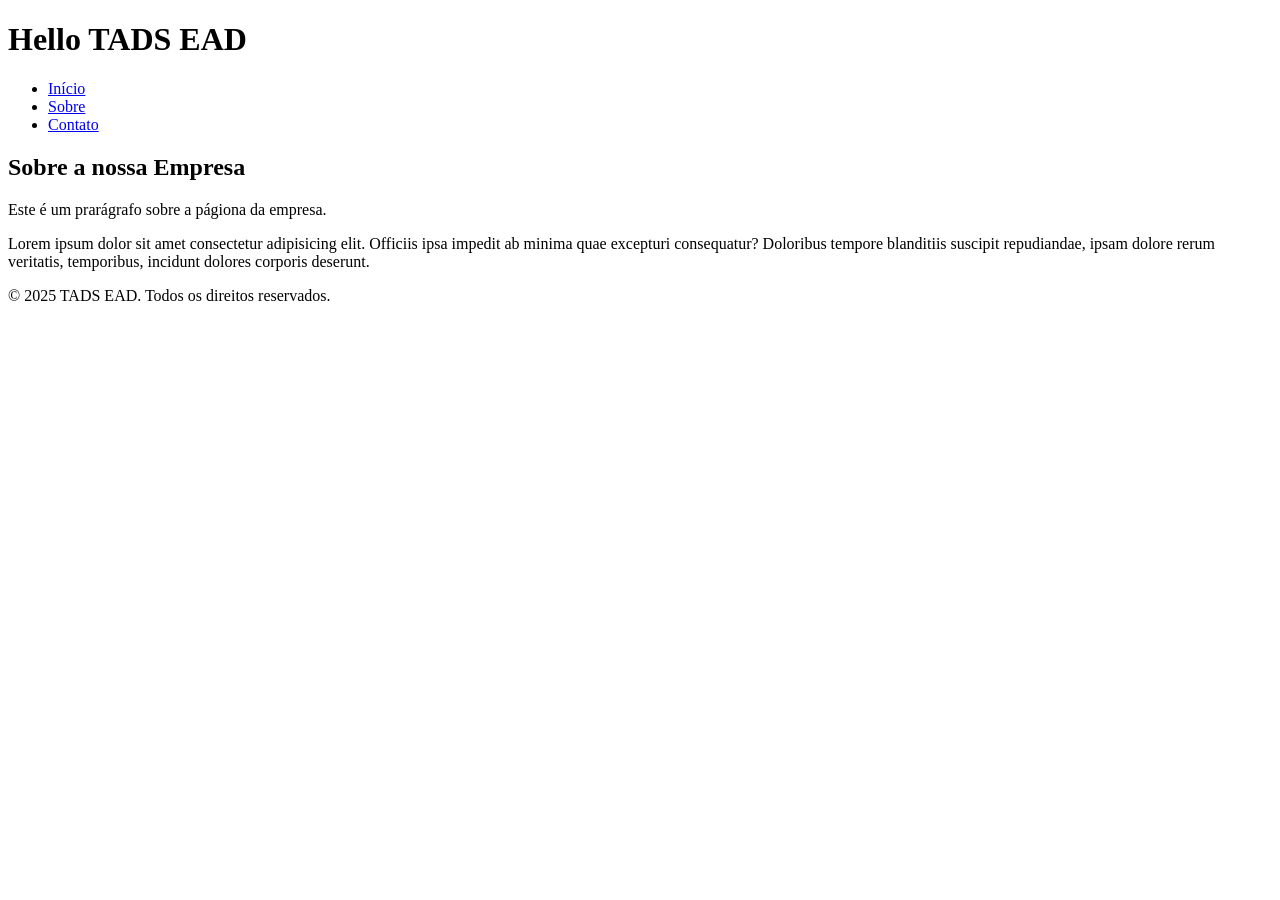
<file: semana03/index.html>
<!DOCTYPE html>

<html lang="pt-BR">

<head>
    <meta charset="UTF-8">
    <meta name="viewport" content="width=device-width, initial-scale=1.0">

    <title>Conhecendo o HTML</title>
</head>

<body>
    <header>
        <h1>Hello TADS EAD</h1>

        <nav>
            <ul>
                <li><a href="#home">Início</a></li>
                <li><a href="#about">Sobre</a></li>
                <li><a href="#contact">Contato</a></li>
            </ul>
        </nav>
    </header>
    
    <main>
        <article>
            <h2>Sobre a nossa Empresa</h2>
            <p>
                Este é um prarágrafo sobre a págiona da empresa.
            </p>
            <p>
                Lorem ipsum dolor sit amet consectetur adipisicing elit. Officiis ipsa impedit ab minima quae excepturi consequatur? Doloribus tempore blanditiis suscipit repudiandae, ipsam dolore rerum veritatis, temporibus, incidunt dolores corporis deserunt.
            </p>
        </article>
    </main>

    <footer>
        <p>&copy; 2025 TADS EAD. Todos os direitos reservados.</p>
    </footer>
</body>

</html>
</file>
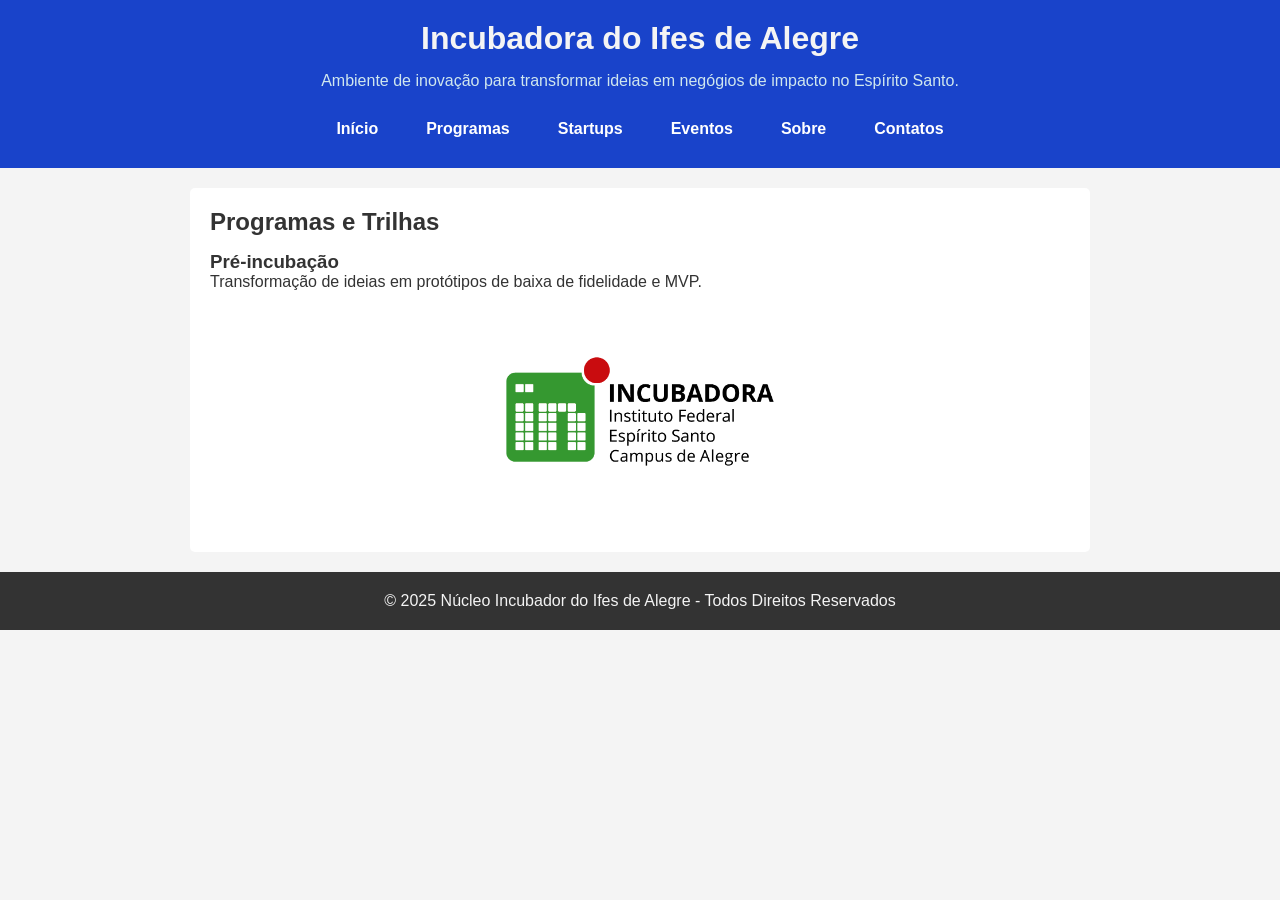
<file: semana05/index.html>
<!DOCTYPE html>
<html lang="pt-br">
<head>
	<meta charset="UTF-8" />
	<meta name="viewport" content="width=device-width, initial-scale=1.0" />
	<title>Núcleo Incubador do Ifes de Alegre</title>
	<link rel="stylesheet" href="css/style.css">
</head>
<body>
	<header id="cabecalho-principal">
		<!-- Título principal -->
		<h1>Incubadora do Ifes de Alegre</h1>
		<p>Ambiente de inovação para transformar ideias em negógios de 
			impacto no Espírito Santo.</p>
		<nav>
			<ul>
				<li><a href="#">Início</a></li>
				<li><a href="#">Programas</a></li>
				<li><a href="#">Startups</a></li>
				<li><a href="#">Eventos</a></li>
				<li><a href="#">Sobre</a></li>
				<li><a href="#">Contatos</a></li>
			</ul>
		</nav>
	</header>
	<main id="main-content">
		<section>
			<h2>Programas e Trilhas</h2>
			<article>
				<h3>Pré-incubação</h3>
				<p>Transformação de ideias em protótipos de baixa 
					de fidelidade e MVP.</p>
				<img class="logo" id="img-logo" src="image/incubadora.jpeg" 
					alt="Incubadora Ifes de Alegre"/>
			</article>
		</section>
	</main>
	<footer id="footer-content">
		<p>
			&copy; 2025 Núcleo Incubador do Ifes de 
				Alegre - Todos Direitos Reservados
		</p>
	</footer>
</body>
</html>
</file>
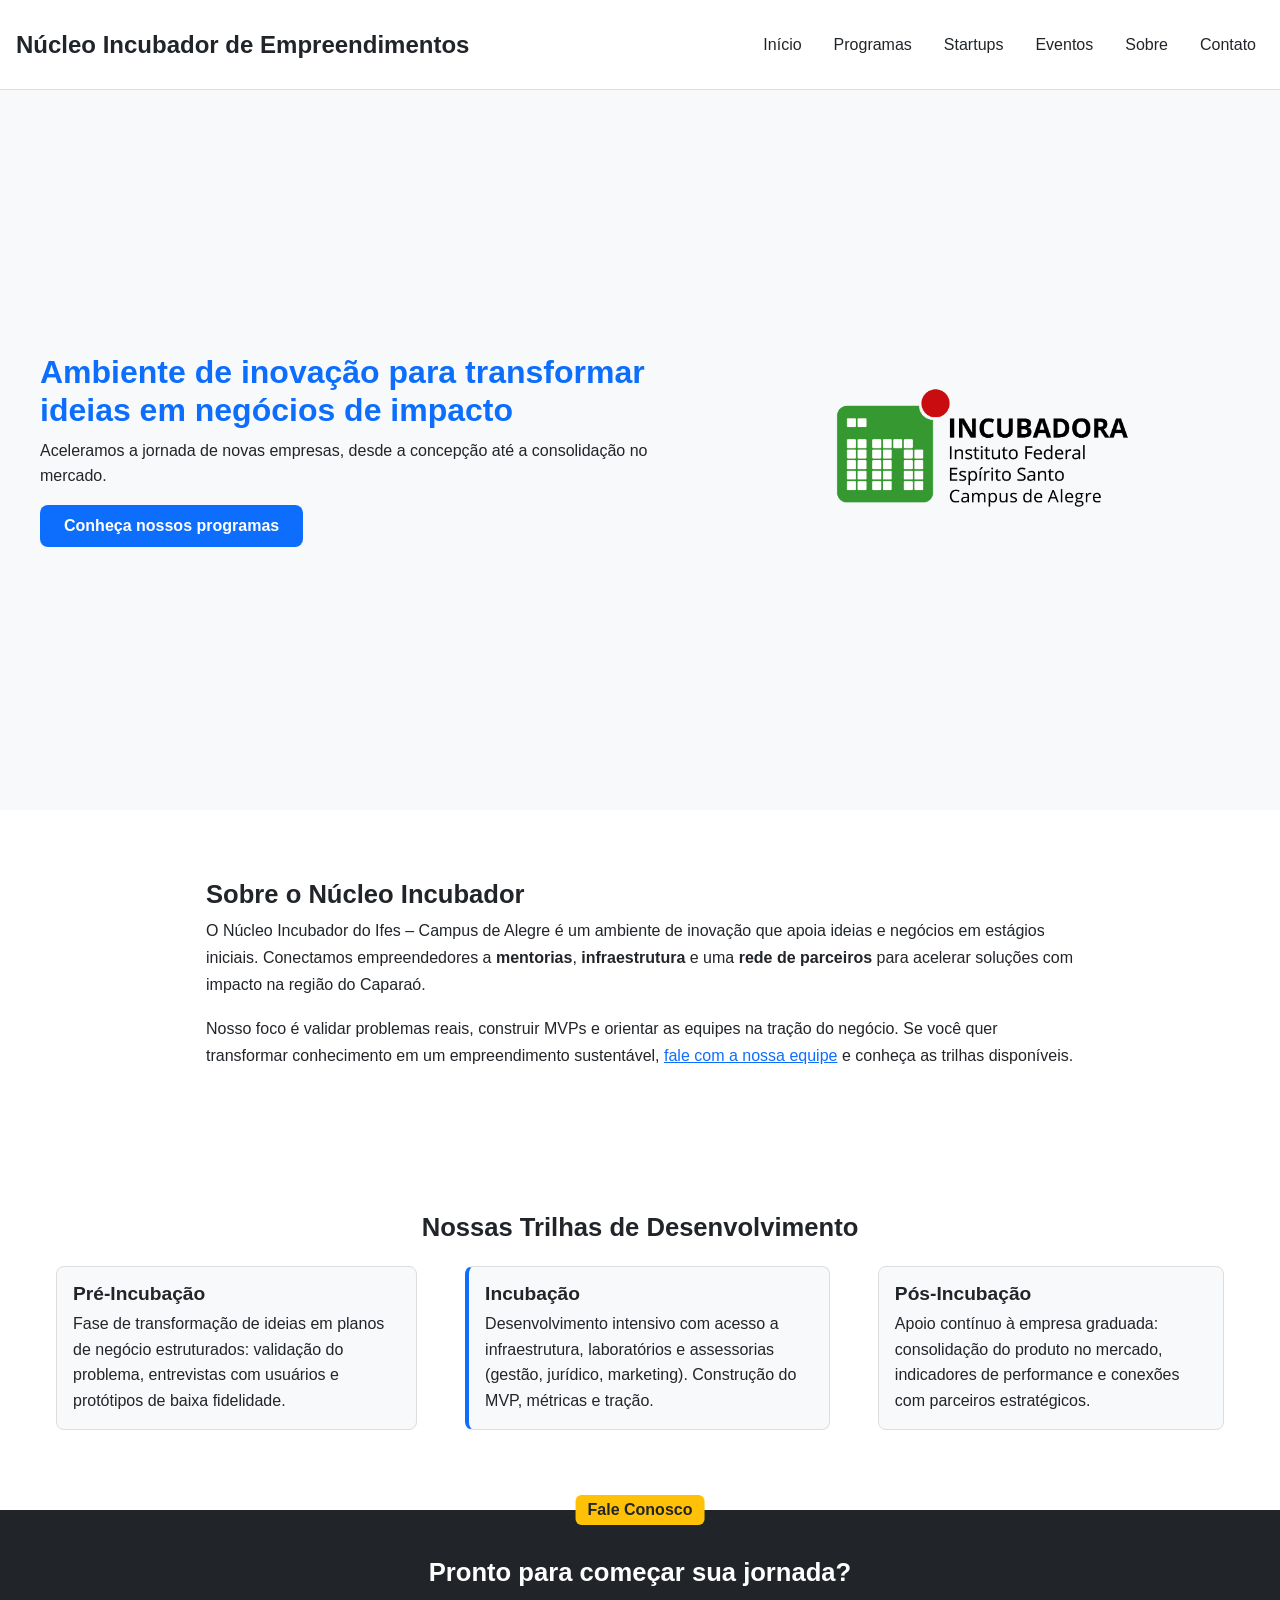
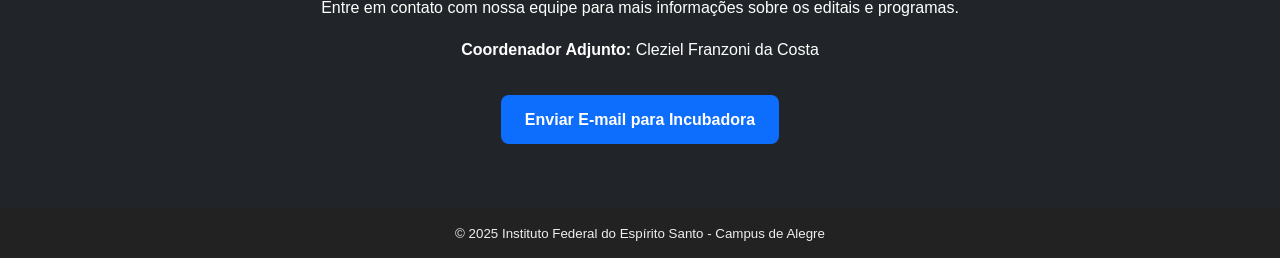
<file: semana06/index.html>
<!DOCTYPE html> <!-- Informa ao navegador que o documento usa HTML5 -->
<html lang="pt-BR"> <!-- Define o idioma principal da página para acessibilidade e SEO -->
<head> <!-- Cabeçalho do documento: metadados e links externos -->
	<meta charset="UTF-8" > <!-- Define a codificação de caracteres para suportar acentos -->
	<meta name="viewport" content="width=device-width, initial-scale=1.0" > <!-- Traz responsividade: 1 CSS pixel = 1 pixel da tela -->
	<meta name="description" content="Página do Núcleo Incubador de Empreendimentos do Ifes de Alegre." > <!-- Descrição para buscadores -->
	<title>Núcleo Incubador Ifes de Alegre</title> <!-- Título da aba do navegador -->
	<link rel="stylesheet" href="css/style.css">
</head> <!-- Fim do cabeçalho -->
<body> <!-- Corpo do documento: conteúdo visível ao usuário -->
	<!-- =================== CABEÇALHO =================== -->
	<header class="cabecalho-principal"> <!-- Cabeçalho fixo com logo e navegação -->
		<h1 class="logo-texto"> <!-- Logo como texto (sem imagem) para simplicidade e SEO -->
			<a href="#inicio" class="logo-link">Núcleo Incubador de Empreendimentos</a> <!-- Link que leva ao topo/início -->
		</h1>
		<nav class="navegacao-principal" aria-label="Navegação principal"> <!-- Navegação principal com rótulo para leitores de tela -->
			<ul class="menu"> <!-- Lista de links -->
				<li><a href="#inicio">Início</a></li> <!-- Link interno que rola até o início -->
				<li><a href="#programas">Programas</a></li> <!-- Link interno para seção Programas -->
				<li><a href="#">Startups</a></li> <!-- Link placeholder (poderá ser página externa no futuro) -->
				<li><a href="#">Eventos</a></li> <!-- Link placeholder -->
				<li><a href="#sobre">Sobre</a></li> <!-- Link interno para seção Sobre -->
				<li><a href="#contato">Contato</a></li> <!-- Link interno para seção Contato -->
			</ul>
		</nav>
	</header>
	<!-- ============== FIM DO CABEÇALHO ================= -->
	<!-- ============== CONTEÚDO PRINCIPAL ============== -->
	<main id="inicio" class="conteudo-principal"> <!-- “main” ajuda acessibilidade; id permite linkar aqui pelo menu -->
		<!-- ===================== HERO ===================== -->
		<section class="hero" aria-labelledby="titulo-hero"> <!-- Seção de destaque da página (primeiro impacto visual) -->
			<div class="hero-container"> <!-- Contêiner que agrupa texto e imagem; será flexível no CSS -->
				<div class="hero-texto"> <!-- Bloco somente do texto da hero -->
					<h2 id="titulo-hero"> <!-- Título principal da seção hero; id para aria-labelledby -->
						Ambiente de inovação para transformar ideias em negócios de impacto
					</h2>
					<p> <!-- Parágrafo de apoio explicando a missão -->
						Aceleramos a jornada de novas empresas, desde a concepção até a consolidação no mercado.
					</p>
					<a href="#programas" class="botao-cta">Conheça nossos programas</a> <!-- Chamada para ação que rola até Programas -->
				</div>
				<figure class="hero-imagem"> <!-- Uso de figure por semântica (imagem com significado no contexto) -->
					<img src="image/incubadora.jpeg" alt="Logotipo da Incubadora do Ifes de Alegre" class="hero-logo"> <!-- Classe para estilização da imagem -->
					<figcaption class="oculto">Imagem institucional da incubadora</figcaption> <!-- Legenda oculta (só para SR - Screen Readers, ou Leitores de Tela) -->
				</figure>
			</div>
		</section>
		<!-- =================== FIM HERO =================== -->
		<!-- ==================== SOBRE ===================== -->
		<section id="sobre" class="secao-sobre" aria-labelledby="titulo-sobre"> <!-- Seção Sobre, versão simples e sem grid -->
			<header class="sobre-cabecalho"> <!-- Cabeçalho da seção Sobre -->				
				<h3 id="titulo-sobre">Sobre o Núcleo Incubador</h3> <!-- Título da seção -->
			</header>
			<p class="sobre-texto"> <!-- Texto corrido e simples (parágrafo único) -->
				O Núcleo Incubador do Ifes – Campus de Alegre é um ambiente de inovação que apoia ideias
				e negócios em estágios iniciais. Conectamos empreendedores a <strong>mentorias</strong>,
				<strong>infraestrutura</strong> e uma <strong>rede de parceiros</strong> para acelerar
				soluções com impacto na região do Caparaó.
			</p>
			<p class="sobre-texto"> <!-- Segundo parágrafo para fluidez -->
				Nosso foco é validar problemas reais, construir MVPs e orientar as equipes na tração do
				negócio. Se você quer transformar conhecimento em um empreendimento sustentável,
				<a href="#contato">fale com a nossa equipe</a> e conheça as trilhas disponíveis.
			</p>
		</section>
		<!-- ================== FIM SOBRE =================== -->
		<!-- =================== PROGRAMAS ================== -->
		<section id="programas" class="secao-programas" aria-labelledby="titulo-programas"> <!-- Seção Programas -->
			<h3 id="titulo-programas">Nossas Trilhas de Desenvolvimento</h3> <!-- Título da seção -->
			<div class="programas-container">
				<article class="card-programa"> <!-- Card 1: Pré-incubação -->
						<h4>Pré-Incubação</h4> <!-- Subtítulo do card -->
						<p>Fase de transformação de ideias em planos de negócio estruturados:
						validação do problema, entrevistas com usuários e protótipos de baixa fidelidade.</p> <!-- Descrição -->
				</article>
				<article class="card-programa destaque"> <!-- Card 2: Incubação (com destaque visual) -->
						<h4>Incubação</h4>
						<p>Desenvolvimento intensivo com acesso a infraestrutura, laboratórios e assessorias
						(gestão, jurídico, marketing). Construção do MVP, métricas e tração.</p>
				</article>
				<article class="card-programa"> <!-- Card 3: Pós-incubação -->
						<h4>Pós-Incubação</h4>
						<p>Apoio contínuo à empresa graduada: consolidação do produto no mercado, indicadores
						de performance e conexões com parceiros estratégicos.</p>
				</article>
			</div>
		</section>
		<!-- ================= FIM PROGRAMAS ================ -->
		<!-- ==================== CONTATO =================== -->
		<section id="contato" class="secao-contato" aria-labelledby="titulo-contato"> <!-- Seção de contato -->
			<span class="selo-contato">Fale Conosco</span> <!-- Selo visual sobreposto -->
			<h3 id="titulo-contato">Pronto para começar sua jornada?</h3> <!-- Título da seção -->
			<p>Entre em contato com nossa equipe para mais informações sobre os editais e programas.</p> <!-- Texto de apoio -->
			<address class="bloco-contato"> <!-- “address” semântico para informações de contato -->
				<p><strong>Coordenador Adjunto:</strong> <!-- Cargo em destaque -->
					Cleziel Franzoni da Costa</p> <!-- Nome do contato -->
			</address>
			<p> <!-- Botão de email (CTA) -->
				<a href="mailto:incubadora.ale@ifes.edu.br" class="botao-cta">Enviar E-mail para Incubadora</a>
			</p>
		</section>
		<!-- ================== FIM CONTATO ================= -->
	</main>
	<!-- ============ FIM CONTEÚDO PRINCIPAL ============ -->
	<!-- ===================== RODAPÉ ==================== -->
	<footer class="rodape-principal"> <!-- Rodapé da página -->
		<small>&copy; 2025 Instituto Federal do Espírito Santo - Campus de Alegre</small> <!-- Nota legal curta -->
	</footer>
	<!-- =================== FIM RODAPÉ ================== -->
</body> <!-- Fim do corpo -->
</html> <!-- Fim do documento -->
</file>
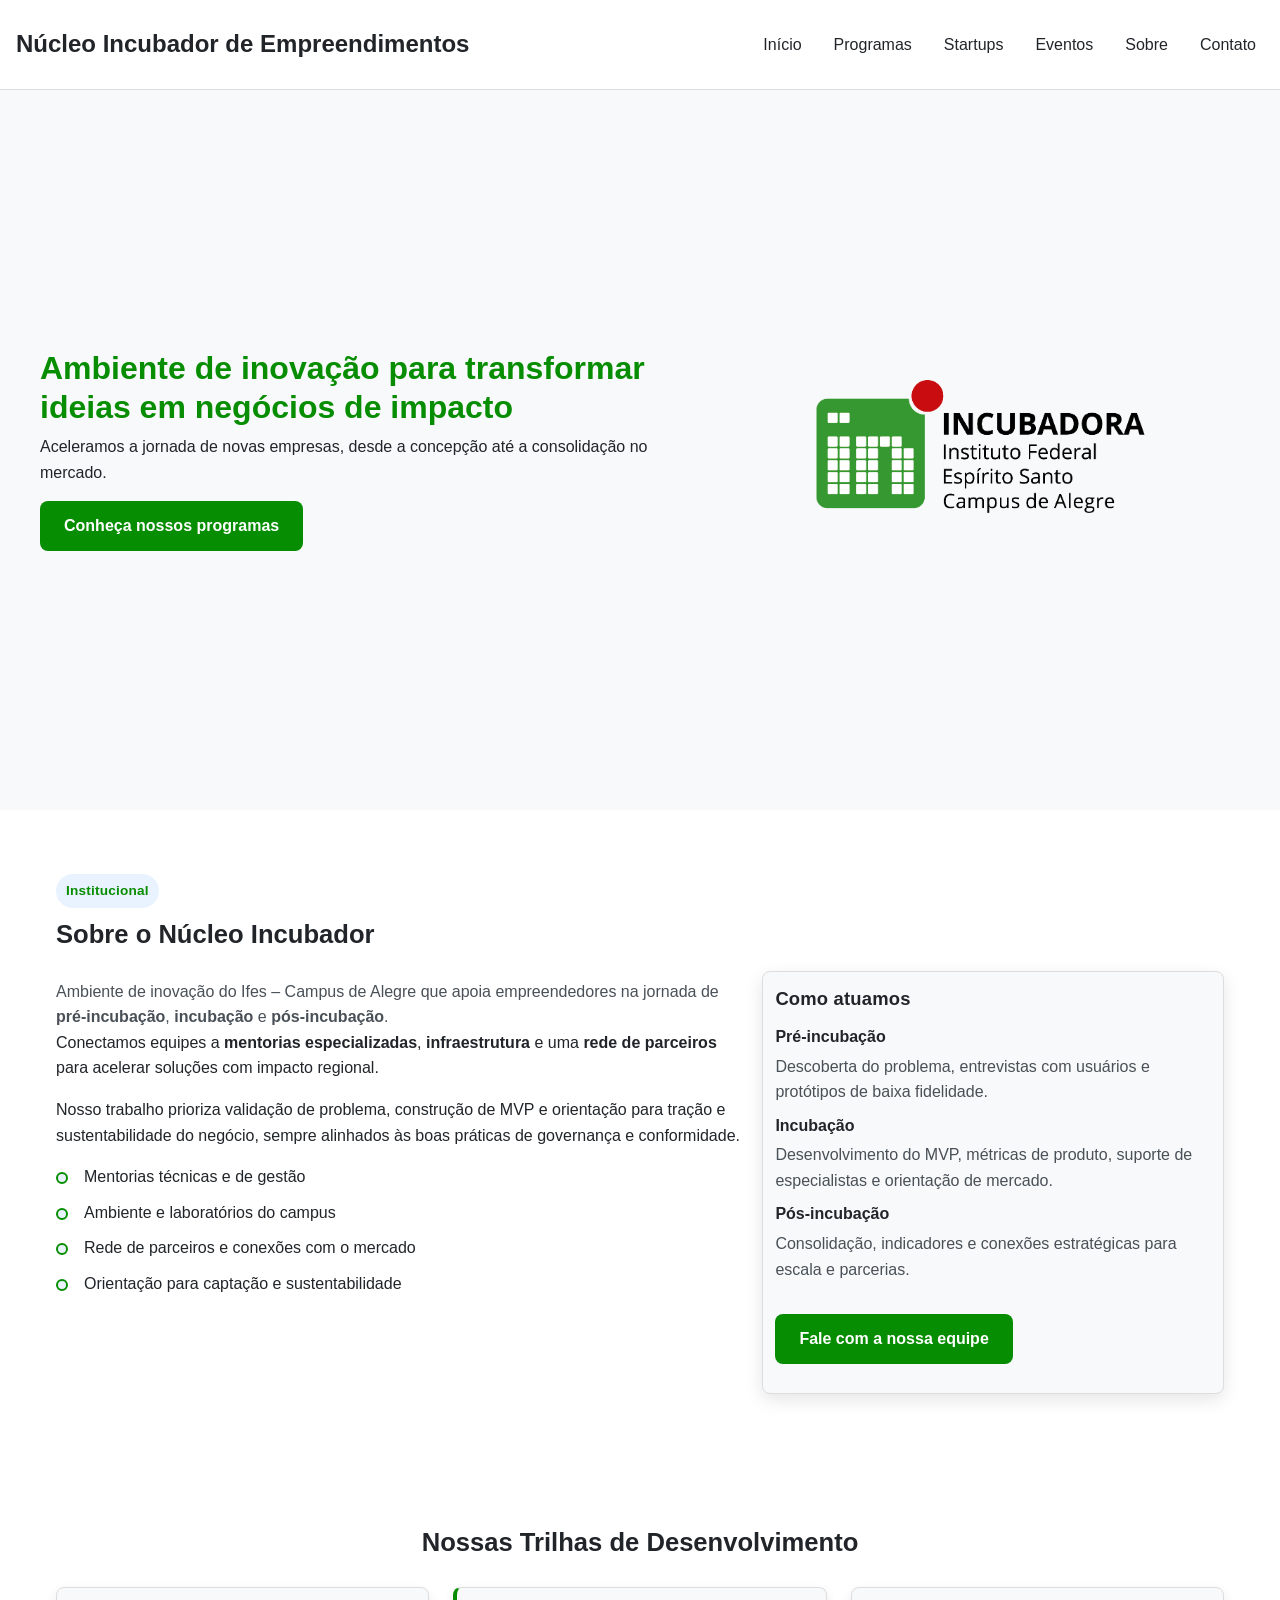
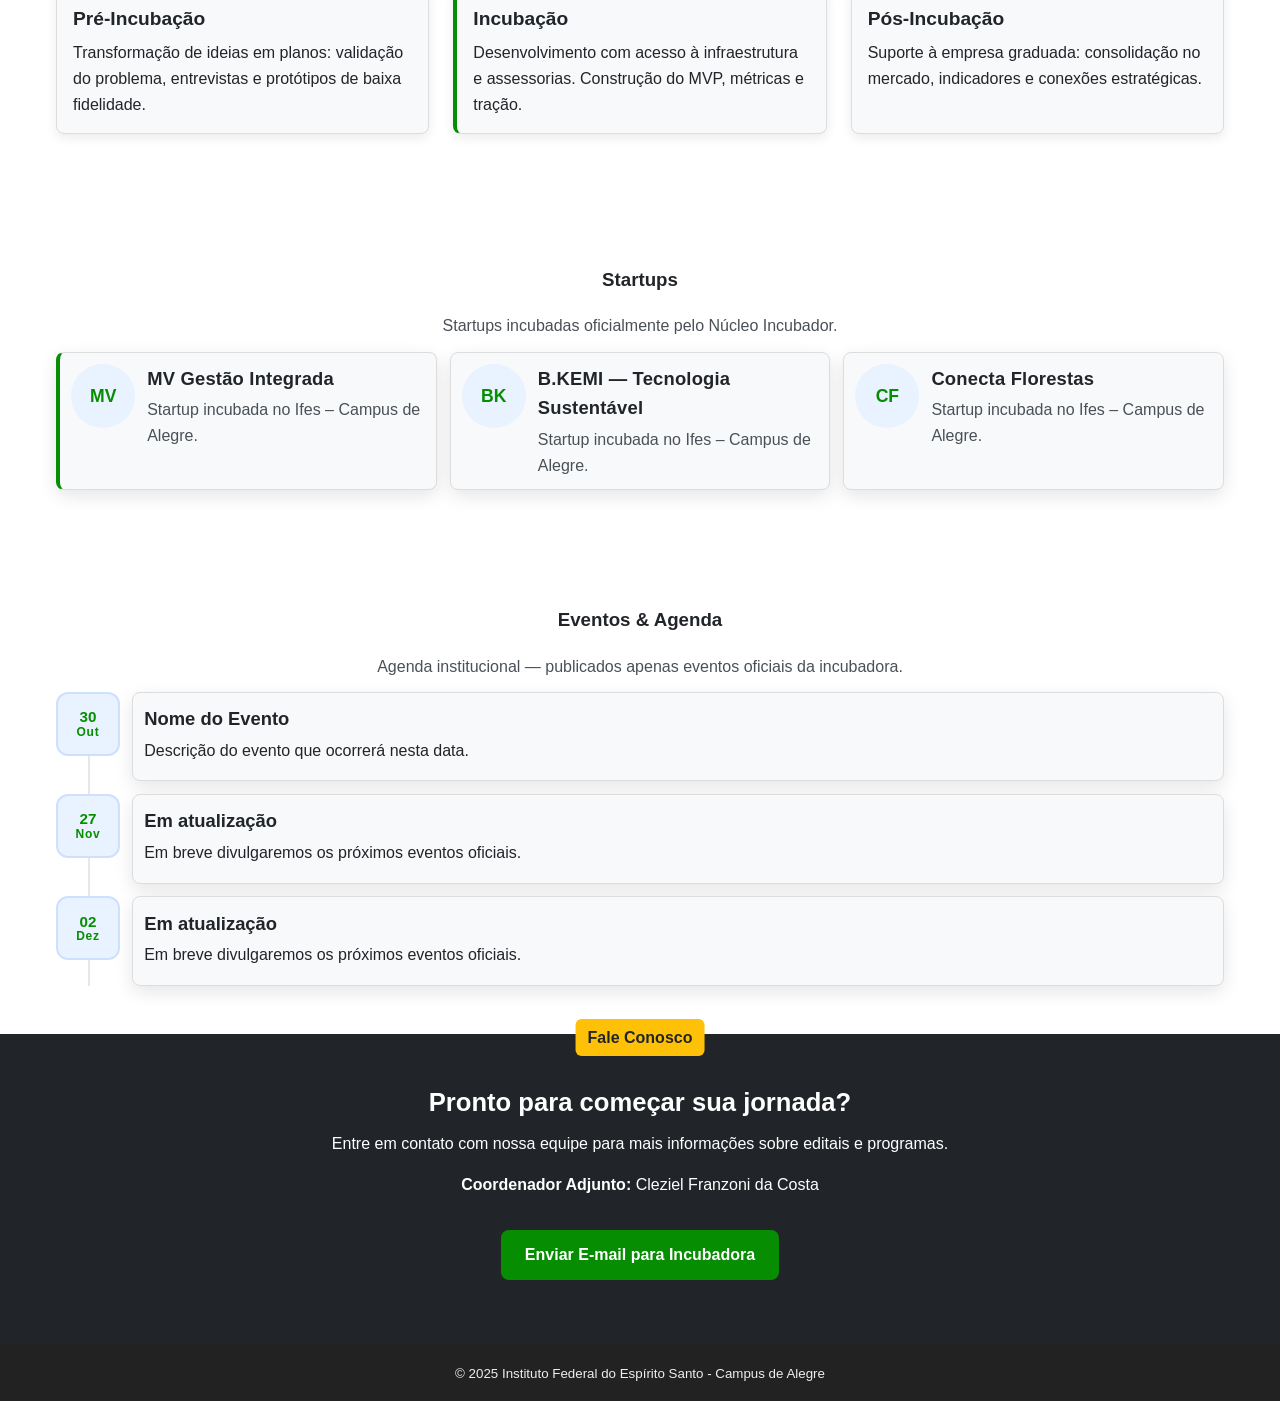
<file: semana07/index.html>
<!DOCTYPE html>
<!-- Declara o documento como HTML5 para o navegador -->

<html lang="pt-BR">
	<!-- Define o idioma da página como Português do Brasil para acessibilidade e SEO -->
	<head>
		<!-- Início do cabeçalho do documento: contém metadados e links -->
		<meta charset="UTF-8" />
		<!-- Define a codificação de caracteres como UTF-8 (suporta acentos) -->
		<meta name="viewport" content="width=device-width, initial-scale=1.0" />
		<!-- Ajusta a escala em dispositivos móveis (layout responsivo) -->
		<meta
			name="description"
			content="Página do Núcleo Incubador de Empreendimentos do Ifes de Alegre."
		/>
		<!-- Descrição da página para buscadores -->

		<meta name="theme-color" content="#068d01" />
		<!-- Cor do tema no navegador mobile (barra superior) -->
		<meta property="og:title" content="Núcleo Incubador Ifes de Alegre" />
		<!-- Título para compartilhamento (Open Graph) -->
		<meta
			property="og:description"
			content="Ambiente de inovação do Ifes – Campus de Alegre."
		/>
		<!-- Descrição para compartilhamento (Open Graph) -->
		<meta property="og:type" content="website" />
		<!-- Tipo de conteúdo (site) para Open Graph -->

		<title>Núcleo Incubador Ifes de Alegre</title>
		<!-- Título exibido na aba do navegador -->

		<link rel="stylesheet" href="css/style.css" />
		<!-- Importa o arquivo de estilos principal -->
		<link rel="icon" href="/favicon.ico" />
		<!-- Ícone (favicon) exibido na aba do navegador -->
	</head>
	<!-- Fim da seção de cabeçalho -->

	<script>
	(function() {
			const header = document.querySelector('.cabecalho-principal');
			const btn = header.querySelector('.menu-toggle');
			const menu = document.getElementById('menu');

			btn.addEventListener('click', () => {
				const aberto = header.classList.toggle('nav-aberta');
				btn.setAttribute('aria-expanded', aberto);	// acessibilidade
				// Opcional: mover foco para o primeiro link quando abrir
				if (aberto) menu.querySelector('a')?.focus();
			});
		})();
	</script>


	<body>
		<!-- Início do corpo do documento (conteúdo visível) -->

		<a class="skip-link oculto" href="#inicio">Ir direto para o conteúdo</a>
		<!-- Link de acessibilidade para pular o menu e ir ao conteúdo principal -->

		<header class="cabecalho-principal">
			<!-- Cabeçalho fixo no topo com logo e navegação -->
			<h1 class="logo-texto">
				<!-- Título principal da página (logo em texto para SEO) -->
				<a href="#inicio" class="logo-link"
					>Núcleo Incubador de Empreendimentos</a
				>
				<!-- Link do logo que leva ao topo/início -->
			</h1>
			<!-- Fim do título/logo -->

			<nav class="navegacao-principal" aria-label="Navegação principal">
				<!-- Navegação principal com rótulo para leitores de tela -->
				<ul class="menu" role="list">
					<!-- Lista de itens do menu; role explicita lista para tecnologias assistivas -->
					<li><a href="#inicio">Início</a></li>
					<!-- Link para a seção de início; aria-current indica página/âncora atual -->
					<li><a href="#programas">Programas</a></li>
					<!-- Link para a seção Programas -->
					<li><a href="#startups">Startups</a></li>
					<!-- Link para a seção Startups -->
					<li><a href="#eventos">Eventos</a></li>
					<!-- Link para a seção Eventos & Agenda -->
					<li><a href="#sobre">Sobre</a></li>
					<!-- Link para a seção Sobre -->
					<li><a href="#contato">Contato</a></li>
					<!-- Link para a seção Contato -->
				</ul>
				<!-- Fim da lista de menu -->
			</nav>
			<!-- Fim da navegação -->
		</header>
		<!-- Fim do cabeçalho -->

		<main id="inicio" class="conteudo-principal">
			<!-- Conteúdo principal do site; id serve para âncoras e skip-link -->

			<section class="hero" aria-labelledby="titulo-hero">
				<!-- Seção de destaque (hero) com rótulo de acessibilidade -->
				<div class="hero-container">
					<!-- Contêiner para organizar texto e imagem de forma responsiva -->
					<div class="hero-texto">
						<!-- Bloco contendo os textos da área hero -->
						<h2 id="titulo-hero">
							<!-- Título da área hero; id referenciado por aria-labelledby -->
							Ambiente de inovação para transformar ideias em negócios de
							impacto
							<!-- Mensagem principal -->
						</h2>
						<!-- Fim do título da hero -->
						<p>
							<!-- Parágrafo de apoio -->
							Aceleramos a jornada de novas empresas, desde a concepção até a
							consolidação no mercado.
							<!-- Texto explicativo curto -->
						</p>
						<!-- Fim do parágrafo -->
						<a href="#programas" class="botao-cta">Conheça nossos programas</a>
						<!-- Botão/Link de chamada para ação que rola até Programas -->
					</div>
					<!-- Fim do bloco de texto da hero -->

					<figure class="hero-imagem">
						<!-- Figura semântica para imagem com legenda -->
						<img
							src="image/incubadora.jpeg"
							alt="Logotipo da Incubadora do Ifes de Alegre"
							class="hero-logo"
						/>
						<!-- Imagem principal (sem lazy para não atrasar) -->
						<figcaption class="oculto">
							Imagem institucional da incubadora
						</figcaption>
						<!-- Legenda oculta para leitores de tela -->
					</figure>
					<!-- Fim da figura -->
				</div>
				<!-- Fim do contêiner da hero -->
			</section>
			<!-- Fim da seção hero -->

			<section
				id="sobre"
				class="secao-sobre sobre--empresarial"
				aria-labelledby="titulo-sobre"
			>
				<!-- Seção Sobre com layout mais “executivo” -->
				<header class="sobre-cabecalho">
					<!-- Cabeçalho interno da seção Sobre -->
					<span class="sobre-selo" aria-hidden="true">Institucional</span>
					<!-- Selo visual; aria-hidden evita leitura redundante -->
					<h3 id="titulo-sobre">Sobre o Núcleo Incubador</h3>
					<!-- Título da seção Sobre -->
				</header>
				<!-- Fim do cabeçalho da seção Sobre -->

				<div class="sobre-grid">
					<!-- Grade para organizar texto e cartão lateral -->
					<div class="sobre-col">
						<!-- Coluna principal do texto -->
						<p class="sobre-lead">
							<!-- Parágrafo inicial em destaque -->
							Ambiente de inovação do Ifes – Campus de Alegre que apoia
							empreendedores na jornada de <strong>pré-incubação</strong>,
							<strong>incubação</strong> e <strong>pós-incubação</strong>.
							<!-- Destaque nas fases -->
						</p>
						<!-- Fim do parágrafo lead -->

						<p class="sobre-texto">
							<!-- Parágrafo explicando serviços -->
							Conectamos equipes a <strong>mentorias especializadas</strong>,
							<strong>infraestrutura</strong> e uma
							<strong>rede de parceiros</strong> para acelerar soluções com
							impacto regional.
							<!-- Benefícios -->
						</p>
						<!-- Fim do parágrafo -->

						<p class="sobre-texto">
							<!-- Parágrafo sobre abordagem -->
							Nosso trabalho prioriza validação de problema, construção de MVP e
							orientação para tração e sustentabilidade do negócio, sempre
							alinhados às boas práticas de governança e conformidade.
							<!-- Abordagem -->
						</p>
						<!-- Fim do parágrafo -->

						<ul class="sobre-pilares" aria-label="Pilares de atuação">
							<!-- Lista de pilares; aria-label descreve finalidade -->
							<li>Mentorias técnicas e de gestão</li>
							<!-- Ponto 1 -->
							<li>Ambiente e laboratórios do campus</li>
							<!-- Ponto 2 -->
							<li>Rede de parceiros e conexões com o mercado</li>
							<!-- Ponto 3 -->
							<li>Orientação para captação e sustentabilidade</li>
							<!-- Ponto 4 -->
						</ul>
						<!-- Fim da lista de pilares -->
					</div>
					<!-- Fim da coluna de texto -->

					<aside class="sobre-card" aria-labelledby="sobre-oferta-titulo">
						<!-- Cartão lateral resumindo “como atuamos” -->
						<h4 id="sobre-oferta-titulo" class="sobre-card__titulo">
							Como atuamos
						</h4>
						<!-- Título do cartão lateral -->
						<dl class="sobre-oferta">
							<!-- Lista de definições (termo + descrição) -->
							<dt>Pré-incubação</dt>
							<!-- Termo: fase -->
							<dd>
								Descoberta do problema, entrevistas com usuários e protótipos de
								baixa fidelidade.
							</dd>
							<!-- Definição: descrição da fase -->

							<dt>Incubação</dt>
							<!-- Termo: fase -->
							<dd>
								Desenvolvimento do MVP, métricas de produto, suporte de
								especialistas e orientação de mercado.
							</dd>
							<!-- Definição: descrição da fase -->

							<dt>Pós-incubação</dt>
							<!-- Termo: fase -->
							<dd>
								Consolidação, indicadores e conexões estratégicas para escala e
								parcerias.
							</dd>
							<!-- Definição: descrição da fase -->
						</dl>
						<!-- Fim da lista de definições -->
						<p class="sobre-cta">
							<!-- Parágrafo para ação -->
							<a class="botao-cta" href="#contato">Fale com a nossa equipe</a>
							<!-- Botão para contato -->
						</p>
						<!-- Fim do parágrafo CTA -->
					</aside>
					<!-- Fim do cartão lateral -->
				</div>
				<!-- Fim da grade Sobre -->
			</section>
			<!-- Fim da seção Sobre -->

			<section
				id="programas"
				class="secao-programas"
				aria-labelledby="titulo-programas"
			>
				<!-- Seção Programas (trilhas) -->
				<h3 id="titulo-programas">Nossas Trilhas de Desenvolvimento</h3>
				<!-- Título da seção Programas -->

				<div class="programas-container">
					<!-- Container de cards com grid fluido -->
					<article class="card-programa">
						<!-- Card de programa: Pré-incubação -->
						<h4>Pré-Incubação</h4>
						<!-- Título do card -->
						<p>
							Transformação de ideias em planos: validação do problema,
							entrevistas e protótipos de baixa fidelidade.
						</p>
						<!-- Descrição do card -->
					</article>
					<!-- Fim do card -->

					<article class="card-programa destaque">
						<!-- Card de programa: Incubação (com destaque visual) -->
						<h4>Incubação</h4>
						<!-- Título do card -->
						<p>
							Desenvolvimento com acesso à infraestrutura e assessorias.
							Construção do MVP, métricas e tração.
						</p>
						<!-- Descrição do card -->
					</article>
					<!-- Fim do card -->

					<article class="card-programa">
						<!-- Card de programa: Pós-incubação -->
						<h4>Pós-Incubação</h4>
						<!-- Título do card -->
						<p>
							Suporte à empresa graduada: consolidação no mercado, indicadores e
							conexões estratégicas.
						</p>
						<!-- Descrição do card -->
					</article>
					<!-- Fim do card -->
				</div>
				<!-- Fim do container de programas -->
			</section>
			<!-- Fim da seção Programas -->

			<section
				id="startups"
				class="secao-startups"
				aria-labelledby="titulo-startups"
			>
				<!-- Seção Startups incubadas -->
				<header class="conteudo-header">
					<!-- Cabeçalho da seção Startups -->
					<h3 id="titulo-startups">Startups</h3>
					<!-- Título da seção Startups -->
					<p class="conteudo-lead">
						Startups incubadas oficialmente pelo Núcleo Incubador.
					</p>
					<!-- Texto de apoio -->
				</header>
				<!-- Fim do cabeçalho -->

				<div class="startups-grid">
					<!-- Grade de startups -->
					<article class="startup-item destaque">
						<!-- Item de startup com destaque -->
						<div class="startup-avatar" aria-hidden="true">MV</div>
						<!-- Avatar com iniciais (decorativo) -->
						<div class="startup-body">
							<!-- Corpo com nome e pitch -->
							<h4 class="startup-nome">MV Gestão Integrada</h4>
							<!-- Nome da startup -->
							<p class="startup-pitch">
								Startup incubada no Ifes – Campus de Alegre.
							</p>
							<!-- Descrição curta -->
						</div>
						<!-- Fim do corpo -->
					</article>
					<!-- Fim do item startup -->

					<article class="startup-item">
						<!-- Item de startup -->
						<div class="startup-avatar" aria-hidden="true">BK</div>
						<!-- Avatar com iniciais -->
						<div class="startup-body">
							<!-- Corpo do item -->
							<h4 class="startup-nome">B.KEMI — Tecnologia Sustentável</h4>
							<!-- Nome da startup -->
							<p class="startup-pitch">
								Startup incubada no Ifes – Campus de Alegre.
							</p>
							<!-- Descrição curta -->
						</div>
						<!-- Fim do corpo -->
					</article>
					<!-- Fim do item startup -->

					<article class="startup-item">
						<!-- Item de startup -->
						<div class="startup-avatar" aria-hidden="true">CF</div>
						<!-- Avatar com iniciais -->
						<div class="startup-body">
							<!-- Corpo do item -->
							<h4 class="startup-nome">Conecta Florestas</h4>
							<!-- Nome da startup -->
							<p class="startup-pitch">
								Startup incubada no Ifes – Campus de Alegre.
							</p>
							<!-- Descrição curta -->
						</div>
						<!-- Fim do corpo -->
					</article>
					<!-- Fim do item startup -->
				</div>
				<!-- Fim da grade de startups -->
			</section>
			<!-- Fim da seção Startups -->

			<section
				id="eventos"
				class="secao-eventos"
				aria-labelledby="titulo-eventos"
			>
				<!-- Seção de Eventos & Agenda -->
				<header class="conteudo-header">
					<!-- Cabeçalho da seção Eventos -->
					<h3 id="titulo-eventos">Eventos &amp; Agenda</h3>
					<!-- Título da seção Eventos -->
					<p class="conteudo-lead">
						Agenda institucional — publicados apenas eventos oficiais da
						incubadora.
					</p>
					<!-- Texto de apoio -->
				</header>
				<!-- Fim do cabeçalho -->

				<ol class="timeline" aria-label="Linha do tempo de eventos">
					<!-- Lista ordenada representando a linha do tempo -->
					<li class="timeline-item">
						<!-- Item de evento real -->
						<div class="timeline-badge">
							<!-- Badge que exibe o dia/mês -->
							<time datetime="2025-10-30">30<br /><span>Out</span></time>
							<!-- Data do evento (semana/dia visuais) -->
						</div>
						<!-- Fim do badge -->
						<div class="timeline-card">
							<!-- Card do evento -->
							<h4>Nome do Evento</h4>
							<!-- Título do evento -->
							<p>Descrição do evento que ocorrerá nesta data.</p>
							<!-- Descrição do evento -->
						</div>
						<!-- Fim do card -->
					</li>
					<!-- Fim do item de evento -->

					<li class="timeline-item">
						<!-- Item placeholder "Em atualização" -->
						<div class="timeline-badge">
							<!-- Badge sem data real -->
							<time aria-hidden="true">27<br /><span>Nov</span></time>
							<!-- Hífens visuais; aria-hidden para não confundir leitores de tela -->
						</div>
						<!-- Fim do badge -->
						<div class="timeline-card" aria-live="polite">
							<!-- Card com aria-live para atualização futura -->
							<h4>Em atualização</h4>
							<!-- Título do placeholder -->
							<p>Em breve divulgaremos os próximos eventos oficiais.</p>
							<!-- Texto do placeholder -->
						</div>
						<!-- Fim do card -->
					</li>
					<!-- Fim do item placeholder -->

					<li class="timeline-item">
						<!-- Item placeholder "Em atualização" -->
						<div class="timeline-badge">
							<!-- Badge sem data real -->
							<time aria-hidden="true">02<br /><span>Dez</span></time>
							<!-- Hífens visuais; aria-hidden para não confundir leitores de tela -->
						</div>
						<!-- Fim do badge -->
						<div class="timeline-card" aria-live="polite">
							<!-- Card com aria-live para atualização futura -->
							<h4>Em atualização</h4>
							<!-- Título do placeholder -->
							<p>Em breve divulgaremos os próximos eventos oficiais.</p>
							<!-- Texto do placeholder -->
						</div>
						<!-- Fim do card -->
					</li>
					<!-- Fim do item placeholder -->
				</ol>
				<!-- Fim da timeline -->
			</section>
			<!-- Fim da seção Eventos -->

			<section
				id="contato"
				class="secao-contato"
				aria-labelledby="titulo-contato"
			>
				<!-- Seção de contato -->
				<span class="selo-contato">Fale Conosco</span>
				<!-- Selo visual centralizado acima da seção -->
				<h3 id="titulo-contato">Pronto para começar sua jornada?</h3>
				<!-- Título da seção de contato -->
				<p>
					Entre em contato com nossa equipe para mais informações sobre editais
					e programas.
				</p>
				<!-- Texto de apoio -->

				<address class="bloco-contato">
					<!-- Bloco semântico com dados de contato -->
					<p><strong>Coordenador Adjunto:</strong> Cleziel Franzoni da Costa</p>
					<!-- Nome do responsável -->
				</address>
				<!-- Fim do address -->

				<p>
					<a href="mailto:incubadora.ale@ifes.edu.br" class="botao-cta"
						>Enviar E-mail para Incubadora</a
					>
				</p>
				<!-- Botão de e-mail (mailto abre cliente de e-mail) -->
			</section>
			<!-- Fim da seção Contato -->
		</main>
		<!-- Fim do conteúdo principal -->

		<footer class="rodape-principal">
			<!-- Rodapé do site -->
			<small
				>© 2025 Instituto Federal do Espírito Santo - Campus de Alegre</small
			>
			<!-- Texto legal curto -->
		</footer>
		<!-- Fim do rodapé -->
	</body>
	<!-- Fim do corpo do documento -->
</html>
<!-- Fim do documento HTML -->
</file>
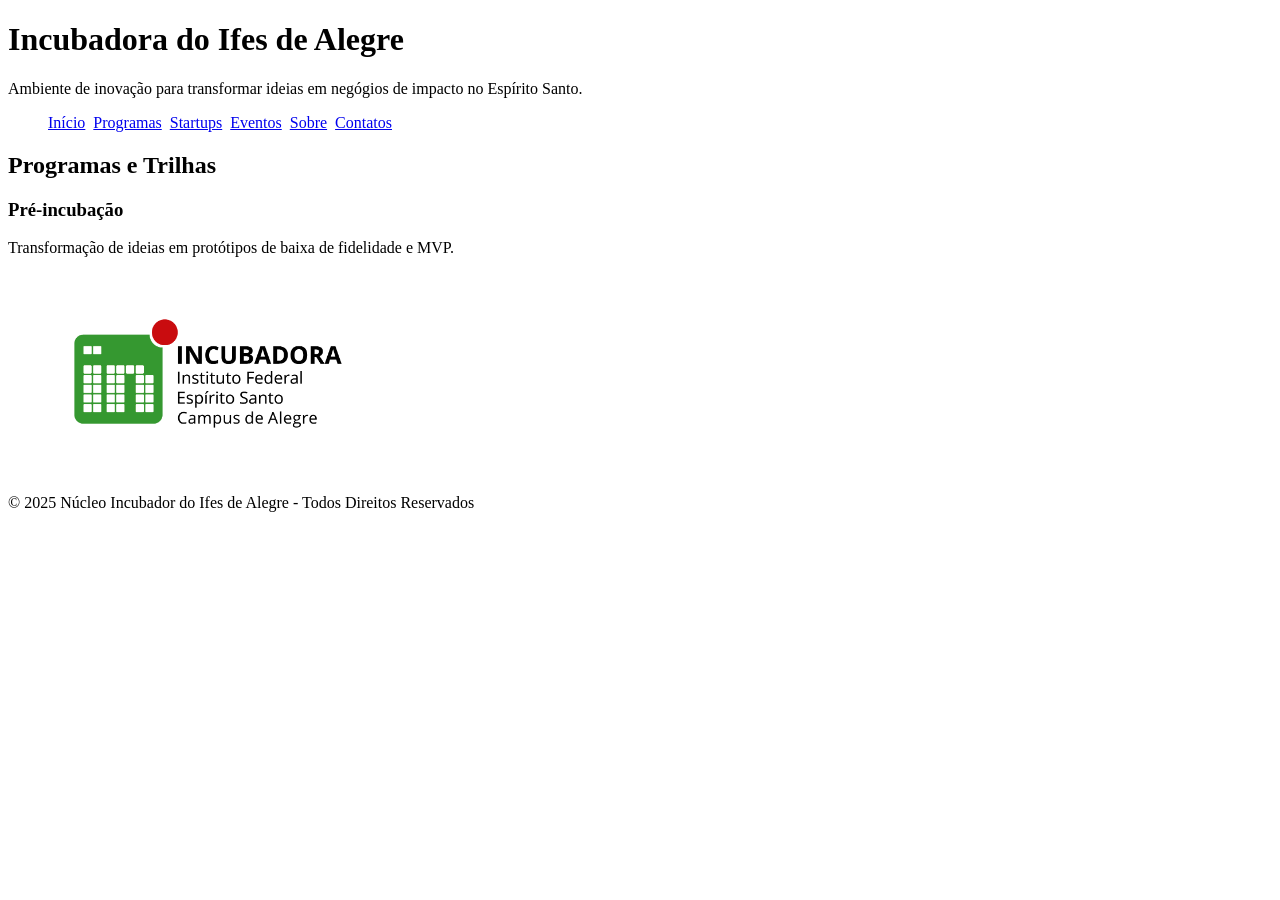
<file: semana04/Semana4/index.html>
<!DOCTYPE html>
<html lang="pt-br">
<head>
    <meta charset="UTF-8" />
    <meta name="viewport" content="width=device-width, initial-scale=1.0" />
    <title>Núcleo Incubador do Ifes de Alegre</title>

    <style>
        nav ul{
            display: flex;
            list-style: none;
            gap: 8px;
        }
    </style>

</head>
<body>
    
    <header>
        <!-- Título principal -->
        <h1>Incubadora do Ifes de Alegre</h1>
        <p>Ambiente de inovação para transformar ideias em negógios de 
            impacto no Espírito Santo.</p>
        
        <nav>
            <ul>
                <li>
                    <a href="#">Início</a>
                </li>

                <li><a href="#">Programas</a></li>
                <li><a href="#">Startups</a></li>
                <li><a href="#">Eventos</a></li>
                <li><a href="#">Sobre</a></li>
                <li><a href="#">Contatos</a></li>
            </ul>
        </nav>
    </header>

    <main>
        <section>
            <h2>Programas e Trilhas</h2>
            <article>
                <h3>Pré-incubação</h3>
                <p>Transformação de ideias em protótipos de baixa 
                    de fidelidade e MVP.</p>

                <img src="image/incubadora.jpeg" 
                    alt="Incubadora Ifes de Alegre"
                    style="width: 400px;"
                    />

            </article>
        </section>


    </main>

    <footer>
        <p>
            &copy; 2025 Núcleo Incubador do Ifes de 
                Alegre - Todos Direitos Reservados
        </p>
    </footer>


</body>
</html>
</file>
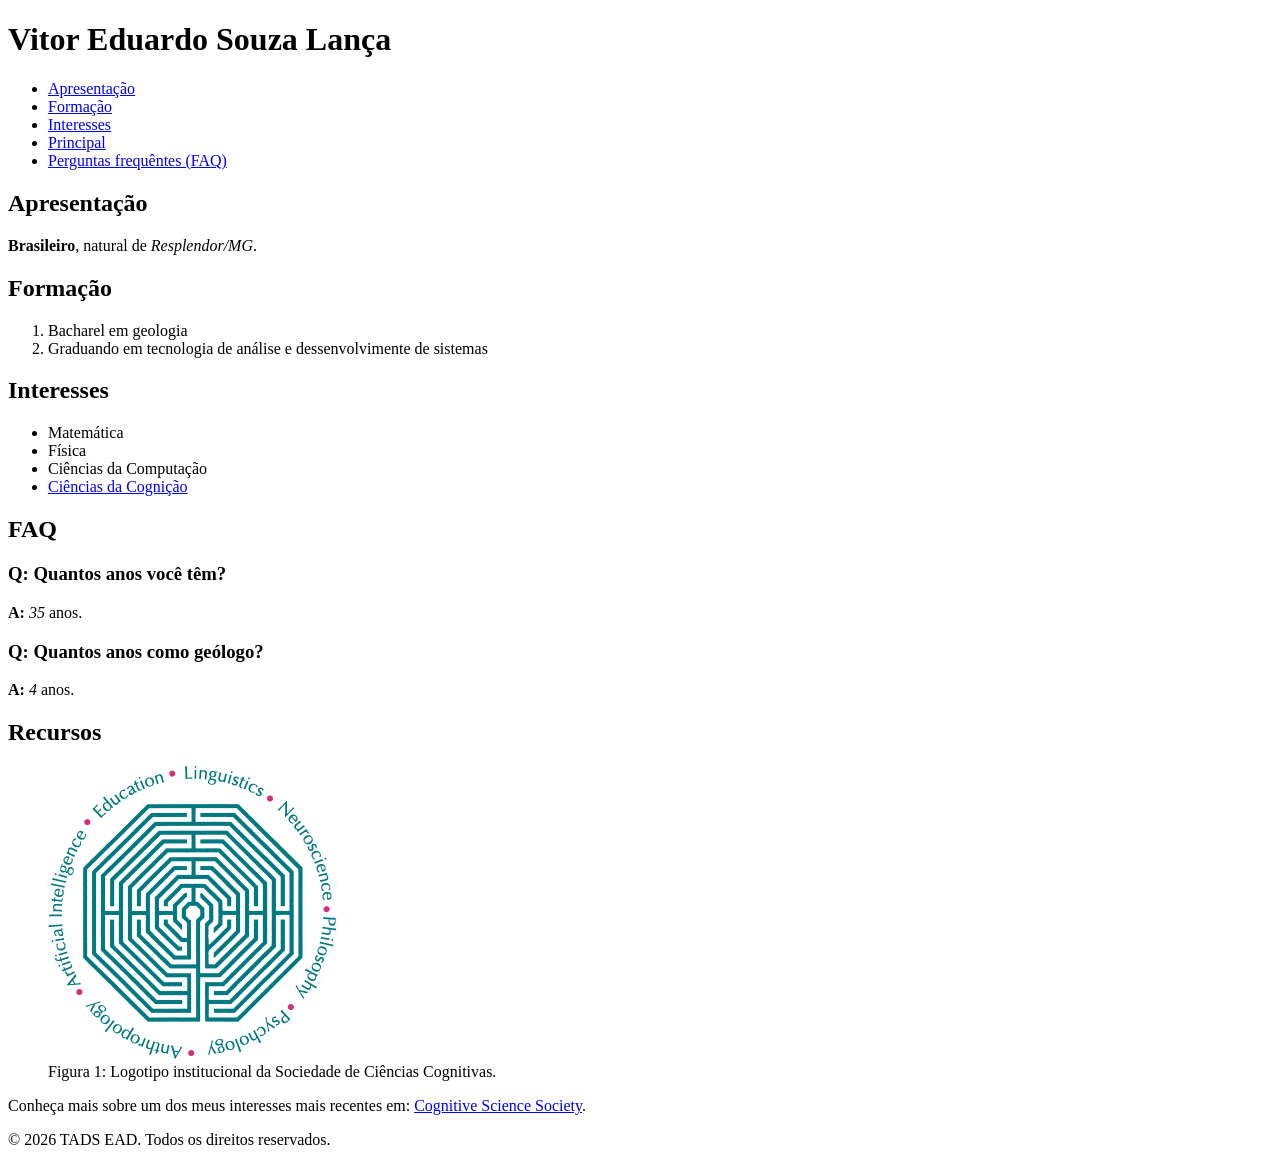
<file: semana03/index-semantico.html>
<!DOCTYPE html>
<html lang="pt-BR">
    <head>
        <meta charset="UTF-8">
        <meta name="viewport" content="width=device-width, initial-scale=1.0">
        <title>Sobre mim</title>
    </head>
    <body>
        <!--
            Os elementos semânticos utilizados foram:
            header: Cabeçalho da página, com título (h1) e menu de navegação (nav).
            main: Corpo principal da página; por enquanto, apenas com um article.
            Esse conteúdo foi separado até o terceiro nível e incluem listas ordenadas
            (ol) ou não (ul), com seus respectivos ítens (li).
            strong, em: ênfase forte e ênfase simples.
            figure, figcaption: figura com legenda
        -->
        <header>
            <h1>Vitor Eduardo Souza Lança</h1>
            <nav>
                <ul>
                    <li><a href="#Apresentação">Apresentação</a></li>
                    <li><a href="#Formação">Formação</a></li>
                    <li><a href="#Interesses">Interesses</a></li>
                    <li><a href="#Principal">Principal</a></li>
                    <li><a href="#FAQ">Perguntas frequêntes (FAQ)</a></li>
                </ul>
            </nav>
        </header>
        <main>
            <article>
                <h2>Apresentação</h2>
                <p>
                    <strong>Brasileiro</strong>, natural de <em>Resplendor/MG</em>.
                </p>
                <h2>Formação</h2>
                <ol>
                    <li>Bacharel em geologia</li>
                    <li>Graduando em tecnologia de análise e dessenvolvimente de sistemas</li>
                </ol>
                <h2>Interesses</h2>
                <ul>
                    <li>Matemática</li>
                    <li>Física</li>
                    <li>Ciências da Computação</li>
                    <li><a href="#Recursos">Ciências da Cognição</a></li>
                </ul>
                <h2>FAQ</h2>
                <h3>Q: Quantos anos você têm?</h3>
                <p><strong>A:</strong> <em>35</em> anos.</p>
                <h3>Q: Quantos anos como geólogo?</h3>
                <p><strong>A:</strong> <em>4</em> anos.</p>
                <h2>Recursos</h2>
                <figure>
                    <img src="images/CogSciLogoForWeb-green.png" alt="The Cognitive Science Society (CSS) logo.">
                    <figcaption>Figura 1: Logotipo institucional da Sociedade de Ciências Cognitivas.</figcaption>
                </figure>
                <p>
                    Conheça mais sobre um dos meus interesses mais recentes em:
                    <a href="https://cognitivesciencesociety.org/" target="_blank" rel="noopener">
                    Cognitive Science Society</a>.
                </p>
            </article>
        </main>
        <footer>
            <p>&copy; 2026 TADS EAD. Todos os direitos reservados.</p>
        </footer>
    </body>
</html>
</file>
<file: semana05/css/style.css>
/*Reset básico de estilos*/

* {
	margin: 0;
	padding: 0;
	box-sizing: border-box;
}

body{
	font-family: Arial, Helvetica, sans-serif;
	color: #333;
	background-color: #f4f4f4;
}

/* Cabeçalho e navagação */

#cabecalho-principal{
	background-color: #1943ca;
	color: rgb(208, 231, 238);
	padding: 20px 0;
	text-align: center;
}

#cabecalho-principal h1{
	margin-bottom: 15px;
	color: #f4f4f4;
}

#cabecalho-principal nav ul{
	display: flex;
	list-style: none;
	gap: 8px;
	padding: 10px;
	justify-content: center;
	margin-top: 20px;
}

#cabecalho-principal nav a{
	color: #FFF;
	text-decoration: none;
	padding: 10px 20px;
	font-weight: 600;
	border-radius: 5px;
}

/* Efeito ao passar o mouser*/
#cabecalho-principal nav a:hover{
	background-color: #f4f4f4;
	color: #1943ca;
}

/* Main */
#main-content{
	max-width: 900px;
	background-color: #FFF;
	margin: 20px auto;
	border-radius: 5px;
	padding: 20px;
}

#main-content h2, #main-content h3{
	color: #333;
}

#main-content h3{
	margin-top: 15px;
}

main img.logo{
	width: 400px; /* Largura de 400 pixels */   
	margin: 20px auto;
	display: block;
}

#footer-content{
	text-align: center;
	background-color: #333;
	color: #f4f4f4;
	padding: 20px;
}
</file>
<file: semana06/css/style.css>
/* ================= BLOCO 1: BASE / RESET ================ */
*, *::before, *::after { /* Seleciona todos os elementos e pseudo-elementos */
	box-sizing: border-box; /* Inclui borda e padding no cálculo de width/height (evita “quebras”) */
}
html { /* Elemento raiz do documento */
	scroll-behavior: smooth; /* Faz âncoras (links #) rolarem com suavidade */
}
body { /* Corpo da página */
	margin: 0; /* Remove margem padrão do navegador */
	padding: 0; /* Remove padding padrão */
	font-family: 'Segoe UI', Tahoma, Geneva, Verdana, sans-serif; /* Fonte padrão legível */
	color: #212529; /* Cor de texto base (cinza bem escuro) */
	background-color: #ffffff; /* Fundo branco para contraste e neutralidade */
}
/* ============== Variáveis (tema de cores/medidas) ============== */
:root { /* Variáveis CSS disponíveis no documento todo */
	--primary: #0d6efd; /* Azul principal (botões, destaques) */
	--dark: #212529; /* Cinza escuro (texto, fundos escuros) */
	--light: #ffffff; /* Branco (texto sobre fundo escuro / botões claros) */
	--muted: #f8f9fa; /* Cinza muito claro (fundos suaves) */
	--espacamento: 16px; /* Espaçamento base para paddings/margens */
	--altura-cabecalho: 90px; /* Altura do header fixo (usada em cálculos) */
	--raio: 8px; /* Raio padrão de borda arredondada */
	--max-width: 1200px; /* Tamanho padronizado para largura máxima da página */
}
/* ================== BLOCO 2: CABEÇALHO ================== */
.cabecalho-principal { /* Header fixo no topo */
	position: fixed; /* Fica “colado” na janela, não rola com a página */
	top: 0; /* Encosta no topo */
	left: 0; /* Encosta à esquerda */
	width: 100%; /* Ocupa toda a largura da janela */
	height: var(--altura-cabecalho); /* Altura definida na variável */
	background-color: var(--light); /* Fundo branco */
	border-bottom: 1px solid #ddd; /* Linha sutil de separação */
	display: flex; /* Flexbox para alinhar logo e menu */
	justify-content: space-between; /* Logo à esquerda, menu à direita */
	align-items: center; /* Alinhamento vertical central */
	padding: 0 var(--espacamento); /* Respiro lateral */
	z-index: 1000; /* Quando há mais de um conteúdo na página, um pode sobrepor o outro, com o z-index alto, o menu ficará acima do resto do conteúdo (importante) */
}
.logo-texto { /* h1 do logo */
	font-size: 1.2rem; /* Tamanho do texto do logo */
	margin: 0; /* Remove margens padrão do h1 */
	font-weight: 700; /* Peso maior para dar destaque */
}
.logo-link { /* Link do logo */
	text-decoration: none; /* Remove sublinhado do link */
	color: var(--dark); /* Cor do texto do logo */
}
.navegacao-principal .menu { /* Lista do menu */
	list-style: none; /* Remove marcadores da lista */
	display: flex; /* Itens lado a lado */
	gap: var(--espacamento); /* Espaço entre os itens */
	margin: 0; /* Remove margens padrão */
	padding: 0; /* Remove padding padrão */
}
.navegacao-principal a { /* Links do menu */
	color: var(--dark); /* Cor do texto */
	text-decoration: none; /* Sem sublinhado */
	font-weight: 500; /* Levemente mais grosso para legibilidade */
	padding: 8px; /* Aumenta área clicável */
	border-radius: 6px; /* Bordas arredondadas suaves no hover */
}
.navegacao-principal a:hover { /* Efeito visual ao passar o mouse */
	color: var(--primary); /* Muda para o azul do tema */
	text-decoration: underline; /* Sublinha para sinalizar interatividade */
}
/* ========= Ajuste: empurra o conteúdo por causa do header fixo ========= */
.conteudo-principal { /* Elemento <main> */
	padding-top: var(--altura-cabecalho); /* Evita que o topo do conteúdo fique “sob” o header */
}
/* =================== BLOCO 3: HERO =================== */
.hero { /* Seção de destaque */
	background-color: var(--muted); /* Fundo suave para diferenciar da área branca */
	display: flex; /* Flex apenas para centralizar o container */
	align-items: center; /* Centraliza verticalmente o container */
	padding: calc(var(--espacamento) * 3) var(--espacamento); /* Espaçamento interno ([16*3]px vertical, 16px horizontal) */
	min-height: calc(90vh - var(--altura-cabecalho)); /* Altura mínima: 90% da tela menos a altura do header */
	/* ^ Nota: calc() permite subtrair a altura do cabeçalho para que a hero “apareça” inteira na primeira dobra */
}
.hero-container { /* Agrupa texto e imagem para controlar layout responsivo */
	display: flex; /* Flexbox para controlar ordem e direção */
	flex-direction: column; /* MOBILE-FIRST: empilha texto e imagem (coluna) */
	gap: calc(var(--espacamento) * 2); /* Espaço entre texto e imagem (32px) */
	max-width: var(--max-width); /* Limita a largura máxima (para não “espalhar” demais no desktop) */
	width: 100%; /* O container ocupa toda a largura disponível até 1200px */
	margin: 0 auto; /* Centraliza horizontalmente */
}
.hero-texto { /* Bloco de texto da hero */
	text-align: center; /* Centraliza texto no mobile */
	order: 2; /* No mobile, texto vem depois da imagem (order controla a ordem visual) */
}
.hero-texto h2 { /* Título grande da hero */
	color: var(--primary); /* Cor azul do tema para destacar a mensagem */
	font-size: 2rem; /* Tamanho amplo para impacto */
	margin: 0 0 8px 0; /* Remove margem superior e deixa 8px abaixo */
	line-height: 1.2; /* Altura de linha mais “compacta” para títulos */
}
.hero-texto p { /* Parágrafo da hero */
	margin: 0; /* Remove margens extras */
	line-height: 1.6; /* Altura de linha confortável para leitura */
}
.botao-cta { /* Botão de chamada para ação (reutilizável) */
	display: inline-block; /* Permite padding e dimensões de bloco mantendo fluxo inline */
	background-color: var(--primary); /* Fundo azul do tema */
	color: var(--light); /* Texto branco para contraste */
	padding: 12px 24px; /* Tamanho confortável de clique */
	text-decoration: none; /* Sem sublinhado */
	border-radius: var(--raio); /* Borda arredondada suave */
	font-weight: 700; /* Texto mais encorpado */
	margin-top: var(--espacamento);/* Espaço acima do botão */
	transition: transform .2s, box-shadow .2s; /* Animações suaves no hover */
}
.botao-cta:hover { /* Efeito ao passar o mouse no CTA */
	transform: translateY(-2px); /* Sobe levemente (sensação de “flutuar”) */
	box-shadow: 0 4px 12px rgba(0,0,0,.15); /* Sombra suave para profundidade */
}
.hero-imagem { /* Bloco da imagem na hero */
	order: 1; /* No mobile, a imagem vem primeiro */
	text-align: center; /* Garante que a imagem fique centralizada */
}
.hero-logo { /* Estilo específico da imagem da hero */
	max-width: 100%; /* Nunca ultrapassa o container (responsiva) */
	height: auto; /* Mantém a proporção da imagem */
	max-height: 300px; /* Limita a altura para não ocupar toda a tela no mobile */
	border-radius: var(--raio); /* Cantos levemente arredondados */
}
.oculto { /* Classe utilitária para esconder texto visualmente, mas manter para leitores de tela */
	position: absolute; /* Remove do fluxo normal */
	width: 1px; height: 1px; /* Reduz dimensão ao mínimo */
	padding: 0; margin: -1px; /* Evita ocupar espaço */
	overflow: hidden; /* Não deixa conteúdo “vazar” */
	clip: rect(0, 0, 0, 0); /* Técnica de “visually hidden” */
	white-space: nowrap; /* Evita quebra de linha */
	border: 0; /* Sem borda */
}
/* =================== BLOCO 4: SOBRE (simples) =================== */
.secao-sobre { /* Seção Sobre simplificada (sem grid/colunas) */
	padding: calc(var(--espacamento) * 3) var(--espacamento); /* 48px vertical, 16px horizontal */
	max-width: 900px; /* Largura máxima da linha de leitura */
	margin: 0 auto; /* Centraliza a seção na página */
}
.sobre-selo { /* Selo/etiqueta pequena acima do título */
	display: inline-block; /* Para permitir padding e borda */
	background: #e9f2ff; /* Fundo clarinho relacionado ao tema azul */
	color: var(--primary); /* Texto no azul do tema */
	font-weight: 700; /* Destaque */
	padding: 6px 10px; /* Área de toque/leitura confortável */
	border-radius: 999px; /* “Pílula” (completamente arredondado) */
	margin-bottom: 8px; /* Espaço abaixo do selo */
	font-size: .85rem; /* Texto um pouco menor que o corpo */
	letter-spacing: .2px; /* Leve espaçamento das letras para legibilidade */
}
.secao-sobre h3 { /* Título da seção Sobre */
	margin: 6px 0 8px 0; /* Margens enxutas */
	font-size: 1.6rem; /* Tamanho intermediário (abaixo da hero) */
	color: var(--dark); /* Cinza escuro para bom contraste */
}
.sobre-texto { /* Parágrafos do Sobre */
	margin: 0 0 var(--espacamento) 0; /* Espaço depois de cada parágrafo */
	line-height: 1.7; /* Linha mais alta para texto corrido */
	font-size: 1rem; /* Tamanho padrão de leitura */
}
.sobre-texto a { /* Links dentro do texto do Sobre */
	color: var(--primary); /* Cor azul do tema para coerência */
	text-decoration: underline; /* Sublinhado para reforçar que é link */
}
/* =================== BLOCO 5: PROGRAMAS =================== */
.programas-container{
 display: flex;
 gap: calc(var(--espacamento)*3);
}
.secao-programas { /* Container da seção de Programas */
	padding: calc(var(--espacamento) * 3) var(--espacamento); /* 48px vertical, 16px horizontal */
	max-width: var(--max-width); /* Mantém coluna de leitura confortável */
	margin: 0 auto; /* Centraliza */
	text-align: left; /* Texto à esquerda por padrão */
}
.secao-programas h3 { /* Título da seção */
	margin: 0 0 calc(var(--espacamento) * 1.5) 0; /* Espaço abaixo (24px) */
	font-size: 1.6rem; /* Título equivalente ao do Sobre */
	text-align: center; /* Alinha o texto no centro da página */ 
}
.card-programa { /* “Card” simples (na verdade, um article estilizado) */
	background-color: var(--muted); /* Fundo cinza claro */
	border: 1px solid #ddd; /* Borda suave */
	border-radius: var(--raio); /* Bordas arredondadas */
	padding: var(--espacamento); /* Respiro interno */
	margin-bottom: var(--espacamento); /* Espaço entre cards */
}
.card-programa h4 { /* Subtítulo do card */
	margin: 0 0 6px 0; /* Espaço abaixo do subtítulo */
	font-size: 1.2rem; /* Um pouco maior que o texto comum */
}
.card-programa p { /* Parágrafos internos do card */
	margin: 0; /* Sem margens excedentes */
	line-height: 1.6; /* Boa altura de linha para leitura */
}
.card-programa.destaque { /* Card com “faixa” de destaque à esquerda */
	border-left: 4px solid var(--primary); /* Linha azul à esquerda para chamar atenção */
}
/* =================== BLOCO 6: CONTATO =================== */
.secao-contato { /* Seção de contato com fundo escuro */
	background-color: var(--dark); /* Fundo cinza-escuro */
	color: var(--light); /* Texto branco para contraste */
	padding: calc(var(--espacamento) * 3) var(--espacamento); /* 48px vertical, 16px horizontal */
	text-align: center; /* Centraliza informações de contato */
	position: relative; /* Necessário para posicionar o selo absoluto */
}
.selo-contato { /* Selo “Fale Conosco” que fica “flutuando” acima da seção */
	position: absolute; /* Sai do fluxo normal e permite sobrepor */
	top: -15px; /* Sobe 15px acima do topo da seção */
	left: 50%; /* Centraliza na horizontal… */
	transform: translateX(-50%); /* …compensando 50% da própria largura */
	background-color: #ffc107; /* Amarelo (contrasta no fundo escuro) */
	color: var(--dark); /* Texto escuro para legibilidade */
	padding: 6px 12px; /* Respiro interno do selo */
	border-radius: 6px; /* Bordas arredondadas */
	font-weight: 700; /* Destaque tipográfico */
}
.secao-contato h3 { /* Título da seção de contato */
	margin: 0 0 8px 0; /* Espaço inferior breve */
	font-size: 1.6rem; /* Tamanho coerente com outras seções */
}
.secao-contato p { /* Parágrafos na seção de contato */
	margin: 0 0 var(--espacamento) 0; /* Espaço abaixo de cada parágrafo */
	line-height: 1.6; /* Altura de linha confortável */
}
.bloco-contato { /* address: bloco com informações de contato */
	font-style: normal; /* Anula itálico padrão do <address> para ficar uniforme */
	margin-bottom: var(--espacamento); /* Espaço abaixo antes do botão */
}
/* =================== BLOCO 7: RODAPÉ =================== */
.rodape-principal { /* Rodapé simples */
	background-color: #222; /* Preto quase total */
	color: #eee; /* Cinza claro para contraste confortável */
	text-align: center; /* Centraliza o texto do rodapé */
	padding: var(--espacamento); /* Respiro interno */
}
/* =================== BLOCO 8: MEDIA QUERIES =================== */
/* A partir de 768px (tablets/desktop pequeno) mudamos alguns layouts */
@media (min-width: 768px) {
	.logo-texto { /* Logo maior em telas médias+ */
 font-size: 1.5rem; /* Cresce um pouco o impacto visual do logo */
	}
	.hero-container { /* Hero “lado a lado” no desktop/tablet */
 flex-direction: row; /* Passa de coluna (mobile) para linha (desktop) */
 align-items: center; /* Garante alinhamento vertical */
	}
	.hero-texto { /* Distribui o espaço entre texto e imagem */
 text-align: left; /* Texto volta a alinhar à esquerda no desktop */
 order: 1; /* Texto antes da imagem no desktop */
 flex-basis: 60%; /* Ocupa ~60% da largura do container */
	}
	.hero-imagem { /* Bloco da imagem na hero */
 order: 2; /* Imagem fica à direita no desktop */
 flex-basis: 40%; /* Ocupa ~40% da largura */
	}
	.secao-sobre,
	.secao-programas { /* Seções de texto: aumentamos um pouco a “respiração” */
 padding: calc(var(--espacamento) * 4) var(--espacamento); /* 64px vertical, 16px horizontal */
	}
}
</file>
<file: semana07/css/style.css>
/* ================= BLOCO 1: BASE / RESET ================ */
/* Aplica box-sizing: border-box em todos os elementos (mais fácil de controlar larguras/alturas) */
*, *::before, *::after { box-sizing: border-box; }

/* Ativa rolagem suave ao navegar por âncoras (#link) */
html { scroll-behavior: smooth; }

/* Estilos base do corpo: remove margens, define fonte e cores padrão */
body {
	margin: 0; /* Remove margem padrão do navegador */
	padding: 0; /* Remove padding padrão do navegador */
	font-family: 'Segoe UI', Tahoma, Geneva, Verdana, sans-serif; /* Fonte legível e comum */
	color: #212529; /* Cor base do texto (cinza bem escuro) */
	background-color: #ffffff; /* Fundo branco */
	line-height: 1.6; /* Altura de linha confortável para leitura */
}

/* ============== Variáveis (tema de cores/medidas) ============== */
/* :root é um espaço global para variáveis CSS (custom properties) */
:root {
	/* Paleta de cores principal do site */
	--primary: #068d01; /* Cor de destaque (botões, links ativos) */
	--primary-600: #057c01; /* Variação mais escura para hover/efeitos */
	--dark: #212529; /* Texto escuro e fundos escuros */
	--light: #ffffff; /* Texto claro/fundos claros */
	--muted: #f8f9fa; /* Cinza muito claro (fundos de cards/seções) */
	--border: #dddddd; /* Cor de bordas padrão */
	--muted-2: #e9f2ff; /* Azul clarinho para detalhes (avatars, badges) */

	/* Escala de espaçamentos reutilizáveis */
	--space-1: 8px;	/* Espaço pequeno */
	--space-2: 12px; /* Espaço médio-pequeno */
	--space-3: 16px; /* Espaço base */
	--space-4: 24px; /* Espaço médio */
	--space-5: 32px; /* Espaço médio-grande */
	--space-6: 48px; /* Espaço grande */

	/* Dimensões auxiliares */
	--altura-cabecalho: 90px;	/* Altura do header fixo (usada em cálculos) */
	--max-width: 1200px; /* Largura máxima do conteúdo central */

	/* Raios de borda e sombras padrão (para cards e botões) */
	--radius: 8px; /* Raio padrão */
	--radius-lg: 12px; /* Raio maior */
	--shadow-s: 0 4px 12px rgba(0,0,0,.08);	/* Sombra leve */
	--shadow-m: 0 6px 18px rgba(0,0,0,.10);	/* Sombra média */

	/* Tamanhos de fonte utilitários */
	--fs-1: 0.95rem;	/* Texto pequeno */
	--fs-2: 1rem; /* Texto padrão */
	--fs-3: 1.15rem;	/* Subtítulos */
	--fs-4: 1.6rem; /* Títulos de seção */
	--fs-hero: 2rem;	/* Título principal (hero) */
}

/* ================== BLOCO 2: CABEÇALHO ================== */
/* Header fixo no topo da página */
.cabecalho-principal {
	position: fixed; /* Fixa o elemento no topo mesmo ao rolar a página */
	inset: 0 0 auto 0; /* Atalho para top:0; right:0; bottom:auto; left:0; */
	height: var(--altura-cabecalho); /* Usa variável global de altura */
	background-color: var(--light);	/* Fundo branco */
	border-bottom: 1px solid var(--border); /* Linha sutil separando do conteúdo */
	display: flex; /* Flexbox para alinhar logo e menu */
	justify-content: space-between; /* Espaça logo à esquerda e menu à direita */
	align-items: center; /* Centraliza verticalmente os itens */
	padding: 0 var(--space-3); /* Respiro lateral interno */
	z-index: 1000; /* Garante que o header fique acima dos demais elementos */
}

/* Estilo do texto do logo (h1) */
.logo-texto {
	font-size: 1.2rem; /* Tamanho de fonte do logo */
	margin: 0; /* Remove margem padrão do h1 */
	font-weight: 700; /* Deixa o texto mais destacado (negrito) */
}

/* Link do logo */
.logo-link {
	text-decoration: none; /* Remove sublinhado padrão */
	color: var(--dark); /* Usa cor escura padrão */
}

/* Lista de navegação (menu) */
.navegacao-principal .menu {
	list-style: none; /* Remove marcadores da lista */
	display: flex; /* Exibe itens lado a lado */
	gap: var(--space-3); /* Espaçamento entre os itens do menu */
	margin: 0; /* Remove margem padrão */
	padding: 0; /* Remove padding padrão */
}

/* Links do menu */
.navegacao-principal a {
	color: var(--dark); /* Cor do link */
	text-decoration: none; /* Sem sublinhado */
	font-weight: 500; /* Peso médio para legibilidade */
	padding: var(--space-1); /* Aumenta área clicável */
	border-radius: 6px; /* Bordas levemente arredondadas */
}

/* Estado hover e foco visível para links do menu */
.navegacao-principal a:hover,
.navegacao-principal a:focus-visible {
	color: var(--primary); /* Muda a cor ao passar o mouse/ter foco */
	text-decoration: underline; /* Sublinha para indicar interatividade */
}

/* Indica visualmente a âncora/página atual com aria-current */
.navegacao-principal a[aria-current="page"] {
	color: var(--primary); /* Cor de destaque */
	text-decoration: underline; /* Sublinhado para reforço */
	font-weight: 700; /* Negrito para destaque extra */
}

/* Adiciona espaço no topo do main para não ficar atrás do header fixo */
.conteudo-principal { padding-top: var(--altura-cabecalho); }

/* Garante que ao rolar para uma âncora, a seção não fique escondida atrás do header */
section { scroll-margin-top: var(--altura-cabecalho); }

/* =================== BLOCO 3: HERO =================== */
/* Seção de destaque (hero) com grande altura e fundo suave */
.hero {
	background-color: var(--muted); /* Fundo cinza claro para diferenciar do branco */
	display: flex; /* Para centralizar verticalmente o container interno */
	align-items: center; /* Centralização vertical */
	padding: var(--space-6) var(--space-3); /* Espaçamento interno (vertical/horizontal) */

	/* CALC EXPLICADO:
 min-height: calc(90vh - var(--altura-cabecalho));
 - 90vh = 90% da altura visível da janela (viewport height).
 - var(--altura-cabecalho) = altura fixa do header (ex.: 90px).
 - Subtraímos a altura do header para a seção “hero” ocupar ~90% da tela útil,
 sem ficar escondida sob o cabeçalho fixo.
 OBS: O calc() permite misturar unidades (vh e px). O navegador resolve tudo em px.
	*/
	min-height: calc(90vh - var(--altura-cabecalho));
}

/* Container interno da hero que organiza texto e imagem */
.hero-container {
	display: flex; /* Flexbox para layout */
	flex-direction: column; /* Mobile-first: empilha os itens verticalmente */
	gap: var(--space-4); /* Espaço entre texto e imagem */
	max-width: var(--max-width); /* Largura máxima centralizada */
	width: 100%; /* Ocupa toda a largura disponível */
	margin: 0 auto; /* Centraliza horizontalmente */
}

/* Bloco de texto da hero (mobile: vem depois da imagem) */
.hero-texto { text-align: center; order: 2; }

/* Título grande da hero */
.hero-texto h2 {
	color: var(--primary); /* Destaque na cor principal */
	font-size: var(--fs-hero); /* Tamanho grande do título */
	margin: 0 0 var(--space-1) 0; /* Margem inferior pequena */
	line-height: 1.2; /* Altura de linha compacta para títulos */
}

/* Parágrafo da hero */
.hero-texto p { margin: 0; } /* Remove margem padrão para controle fino */

/* Botão de chamada para ação (CTA) reutilizável */
.botao-cta {
	display: inline-block; /* Permite padding e dimensões */
	background-color: var(--primary); /* Cor de fundo do botão */
	color: var(--light); /* Cor do texto (branco) */
	padding: 12px 24px; /* Tamanho do botão */
	text-decoration: none; /* Remove sublinhado do link */
	border-radius: var(--radius); /* Bordas arredondadas */
	font-weight: 700; /* Texto mais forte */
	margin-top: var(--space-3); /* Espaço acima do botão */
	transition: transform .2s, box-shadow .2s, background-color .2s; /* Animações suaves */
}

/* Efeito hover do CTA */
.botao-cta:hover {
	transform: translateY(-2px); /* Leve deslocamento para cima */
	box-shadow: var(--shadow-s); /* Sombra leve ao passar o mouse */
	background: var(--primary-600); /* Tom mais escuro no hover */
}

/* Bloco da imagem da hero (mobile: vem antes do texto) */
.hero-imagem { order: 1; text-align: center; }

/* Estilo da imagem da hero com proporção fixa para evitar “pulo” (CLS) */
.hero-logo {
	max-width: 100%; /* Não ultrapassa a largura do contêiner */
	height: auto; /* Mantém proporção natural */
	aspect-ratio: 16/9; /* Reserva espaço proporcional antes de carregar a imagem */
	object-fit: cover; /* Preenche mantendo a proporção, cortando o excesso */
	border-radius: var(--radius); /* Bordas arredondadas */
}

/* Utilitário: deixa conteúdo visível apenas para leitores de tela */
.oculto {
	position: absolute; /* Remove do fluxo visual */
	width: 1px; height: 1px; /* Tamanho mínimo */
	padding: 0; margin: -1px; /* Evita deslocamento do layout */
	overflow: hidden; /* Esconde conteúdo excedente */
	clip: rect(0, 0, 0, 0); /* Recorta para ficar invisível */
	white-space: nowrap; /* Evita quebra de linha */
	border: 0; /* Remove borda */
}

/* Skip-link aparece quando recebe foco (navegação via teclado) */
.skip-link.oculto:focus {
	position: fixed; /* Fixa no topo da tela */
	width: auto; height: auto; /* Volta ao tamanho natural */
	margin: 0; padding: var(--space-2) var(--space-3); /* Adiciona respiro interno */
	clip: auto; white-space: normal; border: 0; /* Cancela truques de ocultação */
	top: var(--space-2); left: var(--space-2); /* Posiciona no canto superior esquerdo */
	z-index: 1001; /* Fica acima do header */
	background: #fff; /* Fundo branco para contraste */
	box-shadow: 0 2px 10px rgba(0,0,0,.2); /* Sombra para destacar */
}

/* =================== BLOCO 4: SOBRE =================== */
/* Espaçamento e largura da seção Sobre */
.secao-sobre {
	padding: var(--space-6) var(--space-3); /* Espaço interno */
	max-width: 900px; /* Largura máxima mais estreita (texto mais legível) */
	margin: 0 auto; /* Centraliza a seção */
}

/* Título da seção Sobre */
.secao-sobre h3 {
	margin: 6px 0 var(--space-1) 0; /* Controla as margens do título */
	font-size: var(--fs-4); /* Tamanho do título de seção */
	color: var(--dark); /* Cor do texto */
}

/* Parágrafos padrão da seção Sobre */
.sobre-texto {
	margin: 0 0 var(--space-3) 0; /* Espaço inferior entre parágrafos */
	font-size: var(--fs-2); /* Tamanho do texto padrão */
}

/* Links dentro do texto Sobre */
.sobre-texto a {
	color: var(--primary); /* Cor do link */
	text-decoration: underline; /* Sublinhado para destacar link */
}

/* Versão “empresarial” da seção (usa largura total do container principal) */
.sobre--empresarial { max-width: var(--max-width); margin: 0 auto; }

/* Parágrafo de destaque (lead) */
.sobre-lead { margin: var(--space-1) 0 0 0; color: #495057; line-height: 1.6; }

/* Grid da seção Sobre (texto + card lateral) */
.sobre-grid {
	display: grid; /* Usa CSS Grid para layout */

	/* CALC EXPLICADO:
 gap: calc(var(--space-3) * 0.75);
 - var(--space-3) é nossa unidade base de espaçamento (16px).
 - Multiplicamos por 0.75 para obter ~12px sem criar nova variável.
 - Útil para “afinar” o layout mantendo relação com a escala.
	*/
	gap: calc(var(--space-3) * 0.75);
	margin-top: var(--space-3); /* Espaço superior do grid */
}

/* Em telas maiores, define duas colunas proporcionais */
@media (min-width: 900px) {
	.sobre-grid {
 grid-template-columns: 1.2fr 0.8fr; /* Coluna de texto maior que a do card */
 align-items: start; /* Alinha itens ao topo */
	}
}

/* Evita quebra de layout em colunas estreitas */
.sobre-col { min-width: 0; }

/* Lista de pilares (sem bullets visuais padrão) */
.sobre-pilares {

	/* CALC EXPLICADO:
 margin: calc(var(--space-3) * 0.8) 0 0 0;
 - Deriva do espaço base (16px * 0.8 = ~12.8px).
 - Ajuste fino para separar a lista do conteúdo acima sem “pesar”.
	*/
	margin: calc(var(--space-3) * 0.8) 0 0 0;
	padding: 0; /* Remove padding padrão da lista */
	list-style: none; /* Remove marcadores padrão */
	display: grid; /* Exibe itens empilhados com gap */
	gap: 10px; /* Espaço entre itens */
}

/* Cada item da lista com “ponto” customizado à esquerda */
.sobre-pilares li {
	position: relative; /* Permite posicionar o “ponto” com ::before */
	padding-left: 28px; /* Espaço para o “ponto” */
	line-height: 1.6; /* Altura de linha confortável */
	background: linear-gradient(90deg, #ffffff 0%, #ffffff 60%, transparent 100%); /* Suave destaque à esquerda */
}

/* “Ponto” circular de cada item */
.sobre-pilares li::before {
	content: ""; /* Cria o elemento visual */
	position: absolute; /* Posiciona em relação ao li */
	left: 0; top: 8px; /* Posição do ponto */
	width: 12px; height: 12px; /* Tamanho do ponto */
	border-radius: 999px; /* Deixa circular */
	background: var(--muted-2); /* Fundo azul clarinho */
	border: 2px solid var(--primary); /* Borda na cor principal */
}

/* Cartão lateral da seção Sobre */
.sobre-card {
	background: var(--muted); /* Fundo do card */
	border: 1px solid var(--border); /* Borda sutil */
	border-radius: var(--radius); /* Bordas arredondadas */

	/* CALC EXPLICADO:
 padding: calc(var(--space-3) * 0.8);
 - Começamos do espaçamento base (16px).
 - Reduzimos em 20% para um card visualmente mais “enxuto” (~12.8px).
 - Mantém a coerência com a escala sem criar outra variável.
	*/
	padding: calc(var(--space-3) * 0.8);

	box-shadow: var(--shadow-m); /* Sombra média para destaque */
}

/* Título do cartão lateral */
.sobre-card__titulo {
	margin: 0 0 10px 0; /* Espaço inferior do título */
	font-size: var(--fs-3); /* Tamanho do título do card */
	letter-spacing: .2px; /* Leve espaçamento entre letras */
}

/* Lista de definições do card (dl) */
.sobre-oferta { margin: 0; } /* Remove margens padrão */
.sobre-oferta dt { font-weight: 700; margin-top: 8px; } /* Termos em negrito */
.sobre-oferta dd { margin: 4px 0 8px 0; color: #495057; } /* Definições com cor suave */
.sobre-cta { margin-top: var(--space-3); } /* Espaço acima do CTA */

/* Selo visual “Institucional” */
.sobre-selo {
	display: inline-block; /* Permite padding */
	background: var(--muted-2); /* Fundo azul claro */
	color: var(--primary); /* Texto na cor principal */
	font-weight: 700; /* Negrito */
	padding: 6px 10px; /* Espaçamento interno */
	border-radius: 999px; /* Cápsula arredondada */
	font-size: .85rem; /* Tamanho do texto do selo */
	letter-spacing: .2px; /* Espaçamento entre letras */
}

/* =================== BLOCO 5: PROGRAMAS =================== */
/* Seção Programas com espaçamento e centralização */
.secao-programas {
	padding: var(--space-6) var(--space-3); /* Espaço interno */
	max-width: var(--max-width); /* Largura máxima */
	margin: 0 auto; /* Centraliza */
	text-align: left; /* Texto alinhado à esquerda */
}

/* Título da seção Programas */
.secao-programas h3 {
	margin: 0 0 var(--space-4) 0; /* Espaço inferior do título */
	font-size: var(--fs-4); /* Tamanho do título */
	text-align: center; /* Centraliza o título */
}

/* Container com grid fluido: cria 1 a N colunas conforme espaço disponível */
.programas-container {
	display: grid; /* Ativa CSS Grid */
	gap: var(--space-4); /* Espaço entre cards */
	grid-template-columns: repeat(auto-fit, minmax(260px, 1fr)); /* Colunas flexíveis com largura mínima */
}

/* Card padrão dos Programas */
.card-programa {
	background-color: var(--muted); /* Fundo claro */
	border: 1px solid var(--border); /* Borda sutil */
	border-radius: var(--radius); /* Bordas arredondadas */
	padding: var(--space-3); /* Espaço interno */
	box-shadow: var(--shadow-s); /* Sombra leve */
}

/* Título do card */
.card-programa h4 { margin: 0 0 6px 0; font-size: 1.2rem; } /* Margem e tamanho do título */

/* Parágrafo do card */
.card-programa p { margin: 0; } /* Remove margens extras nos parágrafos */

/* Destaque visual do card do meio (Incubação) */
.card-programa.destaque { border-left: 4px solid var(--primary); } /* Barra lateral colorida */

/* =================== BLOCO 6: STARTUPS =================== */
/* Seção Startups com espaçamento e centralização */
.secao-startups {
	padding: var(--space-6) var(--space-3); /* Espaço interno */
	max-width: var(--max-width); /* Largura máxima */
	margin: 0 auto; /* Centraliza */
}

/* Cabeçalho das seções de conteúdo */
.conteudo-header {

	/* CALC EXPLICADO:
 margin-bottom: calc(var(--space-3) * 0.8);
 - Distancia o cabeçalho (título/lead) dos itens seguintes com ~12.8px,
 mantendo proporção com a escala de espaçamento.
	*/
	margin-bottom: calc(var(--space-3) * 0.8);

	text-align: center; /* Centraliza título e lead */
}
.conteudo-lead { color: #495057; margin: 0; } /* Texto de apoio com cor suave */

/* Grid das startups */
.startups-grid { display: grid; gap: calc(var(--space-3) * 0.8); } /* Gap ~12.8px entre cards */
@media (min-width: 820px) { .startups-grid { grid-template-columns: repeat(3, 1fr); } }

/* Card de cada startup */
.startup-item {
	display: grid; /* Layout em grid para avatar + conteúdo */
	grid-template-columns: 64px 1fr; /* Coluna do avatar e coluna do texto */
	gap: 12px; /* Espaço entre avatar e texto */
	align-items: start; /* Alinha itens ao topo */
	background: var(--muted); /* Fundo claro */
	border: 1px solid var(--border); /* Borda sutil */
	border-radius: var(--radius); /* Bordas arredondadas */

	/* CALC EXPLICADO:
 padding: calc(var(--space-3) * 0.7);
 - Base de 16px reduzida em 30% (~11.2px) para o card ficar mais compacto
 que outros cards, mantendo coerência visual.
	*/
	padding: calc(var(--space-3) * 0.7);

	box-shadow: var(--shadow-m); /* Sombra média */
}

/* Destaque lateral no primeiro item */
.startup-item.destaque { border-left: 4px solid var(--primary); }

/* Avatar circular com iniciais */
.startup-avatar {
	width: 64px; height: 64px; /* Tamanho do avatar */
	border-radius: 50%; /* Forma circular */
	display: grid; place-items: center; /* Centraliza o texto no meio do círculo */
	background: var(--muted-2); /* Fundo azul claro */
	color: var(--primary); /* Texto na cor principal */
	font-weight: 800; /* Negrito forte */
	font-size: 1.1rem; /* Tamanho do texto */
	user-select: none; /* Evita selecionar o texto do avatar */
}

/* Garante que o texto dentro do card não quebre layout */
.startup-body { min-width: 0; }

/* Nome da startup (título do card) */
.startup-nome { margin: 0 0 4px 0; font-size: var(--fs-3); letter-spacing: .2px; } /* Estilo do título */

/* Descrição curta (pitch) */
.startup-pitch { margin: 0; color: #495057; } /* Texto de apoio com cor suave */

/* =================== BLOCO 7: EVENTOS & AGENDA =================== */
/* Seção Eventos com espaçamento e centralização */
.secao-eventos {
	padding: var(--space-6) var(--space-3); /* Espaço interno */
	max-width: var(--max-width); /* Largura máxima */
	margin: 0 auto; /* Centraliza */
}

/* Lista (timeline) com barra vertical */
.timeline {
	list-style: none; /* Remove numeração padrão */
	margin: 0; padding: 0; /* Remove margens/padding padrão */
	position: relative; /* Permite posicionar a barra vertical com ::before */
	display: grid; /* Organiza itens com gap */

	/* CALC EXPLICADO:
 gap: calc(var(--space-3) * 0.8);
 - Espaçamento vertical entre itens de ~12.8px para combinar com
 dimensões do badge e do card e manter ritmo visual.
	*/
	gap: calc(var(--space-3) * 0.8);
}

/* Barra vertical da timeline */
.timeline::before {
	content: ""; /* Cria elemento visual */
	position: absolute; /* Posiciona dentro da lista */
	left: 32px; top: 0; bottom: 0; /* Ocupa toda a altura da lista */
	width: 2px; /* Largura da barra */
	background: #e5e7eb; /* Cor da barra (cinza claro) */
}

/* Cada item da timeline (badge + card) */
.timeline-item {
	position: relative; /* Para sobrepor aos poucos a barra, se necessário */
	display: grid; /* Grid para badge e card */
	grid-template-columns: 64px 1fr; /* Coluna do badge e coluna do card */
	gap: 12px; /* Espaço entre badge e card */
	align-items: start; /* Alinha ao topo */
}

/* Badge quadrado com a data */
.timeline-badge {
	position: relative; z-index: 1; /* Fica acima da barra vertical */
	width: 64px; height: 64px; /* Tamanho do badge */
	display: grid; place-items: center; /* Centraliza o conteúdo */
	background: var(--muted-2); /* Fundo azul claro */
	color: var(--primary); /* Texto na cor principal */
	border: 2px solid #cfe0ff; /* Borda com tom de azul */
	border-radius: var(--radius-lg); /* Bordas arredondadas maiores */
	font-weight: 800; /* Texto forte */
	text-align: center; /* Centraliza linhas dentro do badge */
	line-height: 1.1; /* Aproxima as linhas (dia e mês) */
}

/* Tamanho da fonte da data */
.timeline-badge time { font-size: .95rem; }

/* Tamanho do mês (span) e leve espaçamento de letras */
.timeline-badge time span { display: block; font-size: .75rem; letter-spacing: .8px; }

/* Card do evento (conteúdo à direita do badge) */
.timeline-card {
	background: var(--muted); /* Fundo do card */
	border: 1px solid var(--border); /* Borda sutil */
	border-radius: var(--radius); /* Bordas arredondadas */

	/* CALC EXPLICADO:
 padding: calc(var(--space-3) * 0.7);
 - Reduz o “respiro” interno para ~11.2px, equilibrando com o tamanho do badge
 e evitando que o card pareça pesado em telas menores.
	*/
	padding: calc(var(--space-3) * 0.7);

	box-shadow: var(--shadow-m); /* Sombra média */
}

/* Título do card do evento */
.timeline-card h4 { margin: 0 0 4px 0; font-size: var(--fs-3); } /* Estilo do título */

/* Parágrafo do card do evento */
.timeline-card p { margin: 0 0 6px 0; } /* Espaço inferior curto */

/* Ajustes para telas pequenas (mobile) */
@media (max-width: 520px) {
	.timeline { padding-left: 6px; } /* Adapta espaço interno da lista */
	.timeline::before { left: 22px; } /* Reposiciona a barra vertical */
	.timeline-item { grid-template-columns: 48px 1fr; } /* Diminui a largura da coluna do badge */
	.timeline-badge { width: 48px; height: 48px; border-radius: 10px; } /* Ajusta o tamanho do badge */
}

/* =================== BLOCO 8: CONTATO =================== */
/* Seção de contato com fundo escuro */
.secao-contato {
	background-color: var(--dark); /* Fundo escuro */
	color: var(--light); /* Texto claro para contraste */
	padding: var(--space-6) var(--space-3); /* Espaçamento interno */
	text-align: center; /* Centraliza texto e botão */
	position: relative; /* Permite posicionar selo absoluto */
}

/* Selo “Fale Conosco” centralizado acima da seção */
.selo-contato {
	position: absolute; /* Sai do fluxo normal */
	top: -15px; /* Sobe 15px acima do topo da seção */
	left: 50%; /* Centraliza horizontalmente */
	transform: translateX(-50%); /* Ajusta para centralização exata */
	background-color: #ffc107; /* Fundo amarelo (chama atenção) */
	color: var(--dark); /* Texto escuro para contraste */
	padding: 6px 12px; /* Espaçamento interno do selo */
	border-radius: 6px; /* Bordas arredondadas */
	font-weight: 700; /* Negrito para destaque */
}

/* Título da seção de contato */
.secao-contato h3 { margin: 0 0 var(--space-1) 0; font-size: var(--fs-4); } /* Estilo do título */

/* Parágrafos da seção de contato */
.secao-contato p { margin: 0 0 var(--space-3) 0; } /* Espaço inferior entre parágrafos */

/* Bloco address sem itálico (mais uniforme) */
.bloco-contato { font-style: normal; margin-bottom: var(--space-3); } /* Ajuste de estilo e espaçamento */

/* =================== BLOCO 9: RODAPÉ =================== */
/* Rodapé simples com fundo escuro */
.rodape-principal {
	background-color: #222; /* Fundo quase preto */
	color: #eee; /* Texto cinza claro */
	text-align: center; /* Centraliza o texto */
	padding: var(--space-3); /* Espaçamento interno */
}

/* =================== BLOCO 10: MEDIA QUERIES =================== */
/* Ajustes para telas médias e grandes */
@media (min-width: 768px) {
	.logo-texto { font-size: 1.5rem; } /* Aumenta o logo em telas maiores */

	.hero-container {
 flex-direction: row; /* Coloca texto e imagem lado a lado */
 align-items: center; /* Alinha verticalmente */
	}

	.hero-texto { text-align: left; order: 1; flex-basis: 60%; } /* Texto ocupa 60% no desktop */
	.hero-imagem { order: 2; flex-basis: 40%; } /* Imagem ocupa 40% no desktop */

	/* CALC EXPLICADO:
 padding: calc(var(--space-6) + 16px) var(--space-3);
 - Vertical: soma 48px (space-6) + 16px = 64px de padding,
 dando mais “respiro” nas seções em telas maiores.
 - Horizontal: mantém 16px (space-3).
 - Padrão “var + px” é útil quando a escala não tem exatamente
 o valor desejado e você não quer criar outra variável.
	*/
	.secao-sobre, .secao-programas { padding: calc(var(--space-6) + 16px) var(--space-3); }
}

/* ===== Acessibilidade opcional ===== */
/* Destaque de foco visível para quem navega por teclado */
:focus-visible { outline: 3px solid var(--primary); outline-offset: 3px; }

/* Respeita preferências do usuário que pede menos animações */
@media (prefers-reduced-motion: reduce) {
	html { scroll-behavior: auto; } /* Desativa rolagem suave */
	* { transition: none !important; animation: none !important; } /* Remove transições/animações */
}

/* ===== (Opcional) Modo escuro automático conforme sistema ===== */
@media (prefers-color-scheme: dark) {
	:root {
 --dark: #eaeaea; /* Texto claro em modo escuro */
 --light: #111111;	/* Fundo escuro principal */
 --muted: #1a1a1a;	/* Fundo suave escuro */
 --border: #333333; /* Borda mais escura */
	}
	body { color: var(--dark); background: var(--light); } /* Aplica novas cores base */
	.rodape-principal { background: #111; color: #ddd; } /* Ajusta rodapé no modo escuro */
}

/* ============== Boas práticas com calc() ============== */
/*
1) Sempre use espaços ao redor dos operadores: calc(100% - 16px), calc(var(--x) * 0.8).
2) Misturar unidades é permitido (px, %, vh, rem…), mas a propriedade final precisa aceitar o resultado.
3) Use fatores decimais simples (0.75, 0.8, 1.25) para manter relação com a escala de espaçamento.
4) Ótimos casos de uso:
 - Compensar elementos fixos (ex.: altura da viewport MENOS o header).
 - Ajustes finos de espaçamento (multiplicar a escala base por um fator).
 - Misturar proporções e valores fixos (ex.: % + px) quando o design pede.
5) Prefira variáveis (var(--...)) dentro do calc() para manter consistência do tema e facilitar manutenção.
*/
</file>
